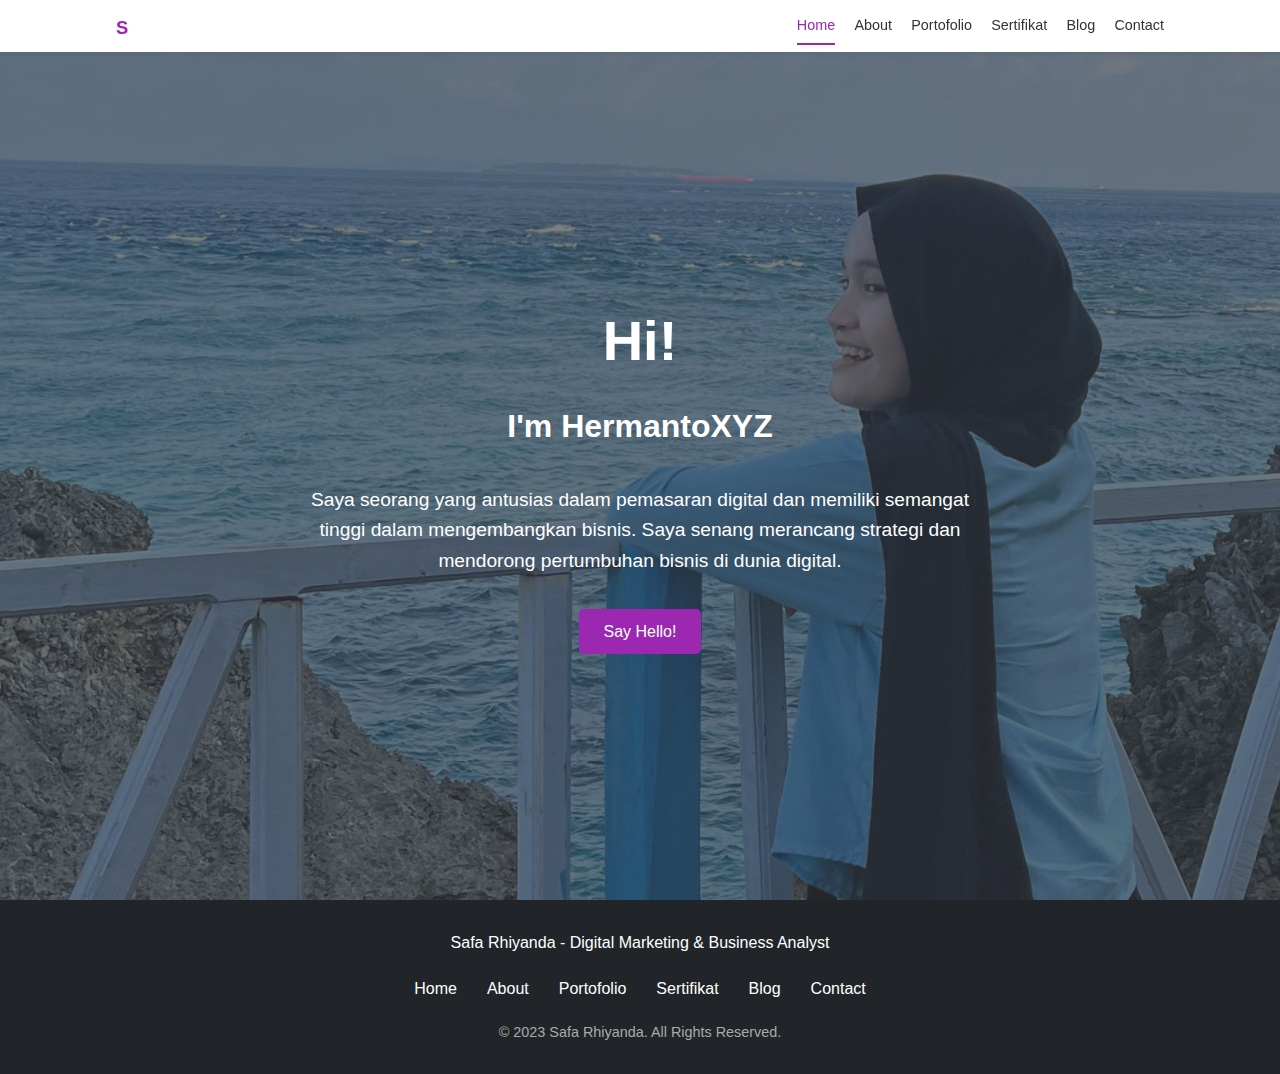
<file: index.html>
<!DOCTYPE html>
<html lang="id">
<head>
    <meta charset="UTF-8">
    <meta name="viewport" content="width=device-width, initial-scale=1.0">
    <title>Safa_Rhiyanda - Digital Marketing</title>
    <link rel="stylesheet" href="style.css">
</head>
<body>
    <header>
        <div class="container nav-container">
            <div>
                <a href="index.html" class="logo">S</a>
                <span class="email"></span>
            </div>
            
            <div class="menu-toggle">
                <span class="bar"></span>
                <span class="bar"></span>
                <span class="bar"></span>
            </div>
            
            <nav>
                <ul>
                    <li><a href="index.html" class="active">Home</a></li>
                    <li><a href="about.html">About</a></li>
                    <li><a href="portofolio.html">Portofolio</a></li>
                    <li><a href="sertifikat.html">Sertifikat</a></li>
                    <li><a href="blog.html">Blog</a></li>
                    <li><a href="contact.html">Contact</a></li>
                </ul>
            </nav>
        </div>
    </header>
    
    <main>
        <!-- Home Section -->
        <section id="home">
            <div class="container">
                <h1>Hi!</h1>
                <h2>I'm HermantoXYZ</h2>
                <p>Saya seorang yang antusias dalam pemasaran digital dan memiliki semangat tinggi dalam mengembangkan bisnis. Saya senang merancang strategi dan mendorong pertumbuhan bisnis di dunia digital.</p>
                <a href="contact.html" class="btn">Say Hello!</a>
            </div>
        </section>
    </main>

    <footer>
        <div class="container">
            <div class="footer-content">
                <p>Safa Rhiyanda - Digital Marketing & Business Analyst</p>
            </div>
            <div class="footer-links">
                <a href="index.html">Home</a>
                <a href="about.html">About</a>
                <a href="portfolio.html">Portofolio</a>
                <a href="sertifikat.html">Sertifikat</a>
                <a href="blog.html">Blog</a>
                <a href="contact.html">Contact</a>
            </div>
            <div class="copyright">
                &copy; 2023 Safa Rhiyanda. All Rights Reserved.
            </div>
        </div>
    </footer>

    <!-- Font Awesome untuk icon -->
    <link rel="stylesheet" href="https://cdnjs.cloudflare.com/ajax/libs/font-awesome/6.0.0-beta3/css/all.min.css">
    
    <!-- JavaScript -->
    <script>
        // Menu toggle untuk mobile
        document.querySelector('.menu-toggle').addEventListener('click', function() {
            document.querySelector('nav ul').classList.toggle('active');
        });
    </script>
</body>
</html>
</file>
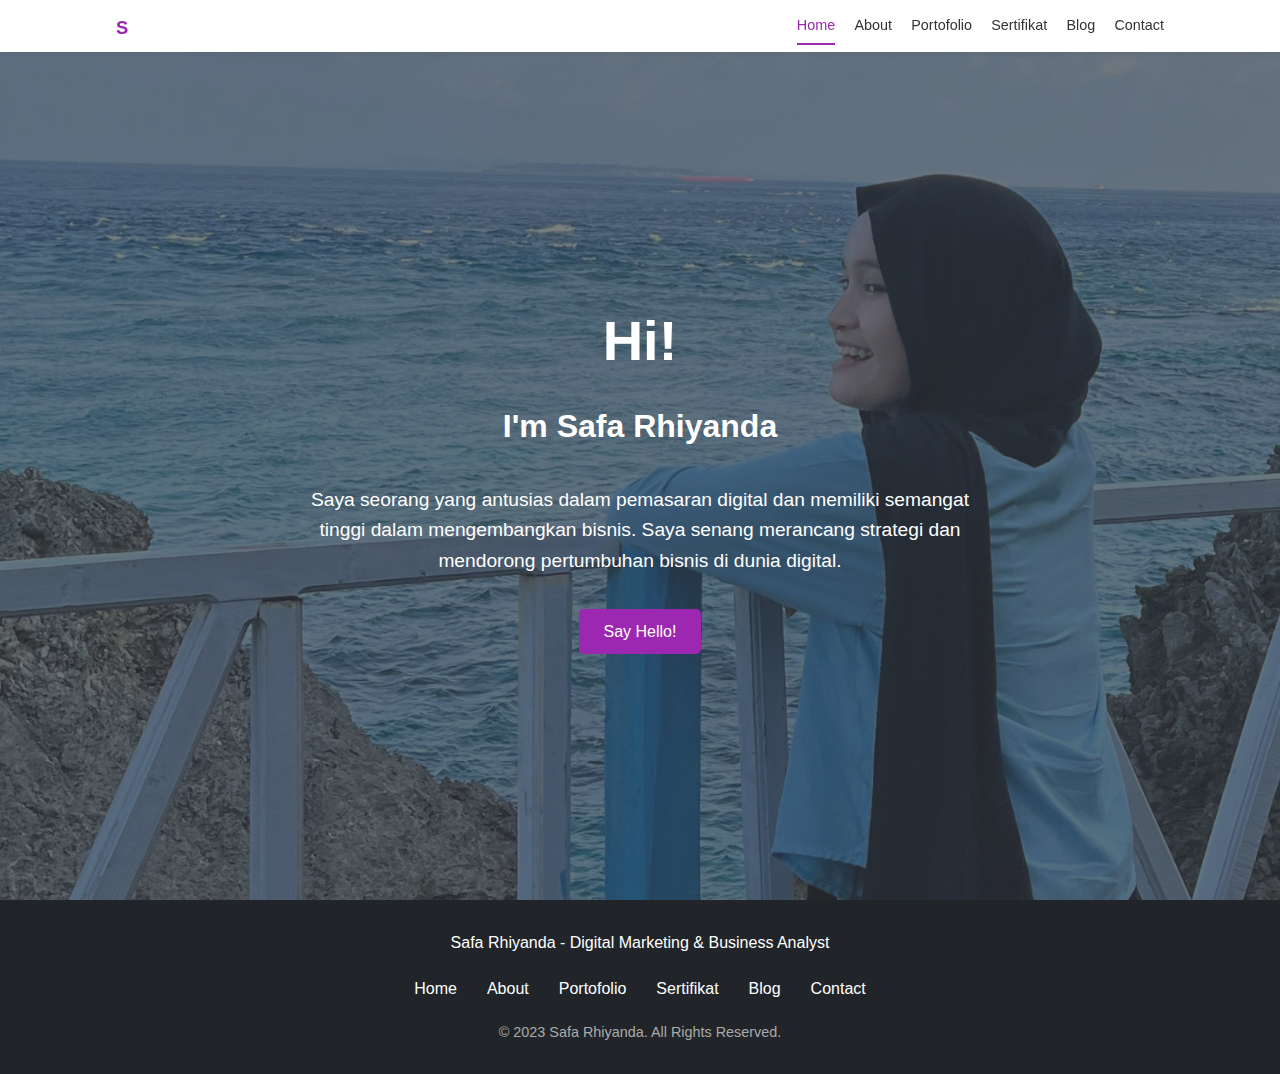
<file: Safa Html/index.html>
<!DOCTYPE html>
<html lang="id">
<head>
    <meta charset="UTF-8">
    <meta name="viewport" content="width=device-width, initial-scale=1.0">
    <title>Safa_Rhiyanda - Digital Marketing</title>
    <link rel="stylesheet" href="style.css">
</head>
<body>
    <header>
        <div class="container nav-container">
            <div>
                <a href="index.html" class="logo">S</a>
                <span class="email"></span>
            </div>
            
            <div class="menu-toggle">
                <span class="bar"></span>
                <span class="bar"></span>
                <span class="bar"></span>
            </div>
            
            <nav>
                <ul>
                    <li><a href="index.html" class="active">Home</a></li>
                    <li><a href="about.html">About</a></li>
                    <li><a href="portofolio.html">Portofolio</a></li>
                    <li><a href="sertifikat.html">Sertifikat</a></li>
                    <li><a href="blog.html">Blog</a></li>
                    <li><a href="contact.html">Contact</a></li>
                </ul>
            </nav>
        </div>
    </header>
    
    <main>
        <!-- Home Section -->
        <section id="home">
            <div class="container">
                <h1>Hi!</h1>
                <h2>I'm Safa Rhiyanda</h2>
                <p>Saya seorang yang antusias dalam pemasaran digital dan memiliki semangat tinggi dalam mengembangkan bisnis. Saya senang merancang strategi dan mendorong pertumbuhan bisnis di dunia digital.</p>
                <a href="contact.html" class="btn">Say Hello!</a>
            </div>
        </section>
    </main>

    <footer>
        <div class="container">
            <div class="footer-content">
                <p>Safa Rhiyanda - Digital Marketing & Business Analyst</p>
            </div>
            <div class="footer-links">
                <a href="index.html">Home</a>
                <a href="about.html">About</a>
                <a href="portfolio.html">Portofolio</a>
                <a href="sertifikat.html">Sertifikat</a>
                <a href="blog.html">Blog</a>
                <a href="contact.html">Contact</a>
            </div>
            <div class="copyright">
                &copy; 2023 Safa Rhiyanda. All Rights Reserved.
            </div>
        </div>
    </footer>

    <!-- Font Awesome untuk icon -->
    <link rel="stylesheet" href="https://cdnjs.cloudflare.com/ajax/libs/font-awesome/6.0.0-beta3/css/all.min.css">
    
    <!-- JavaScript -->
    <script>
        // Menu toggle untuk mobile
        document.querySelector('.menu-toggle').addEventListener('click', function() {
            document.querySelector('nav ul').classList.toggle('active');
        });
    </script>
</body>
</html>
</file>
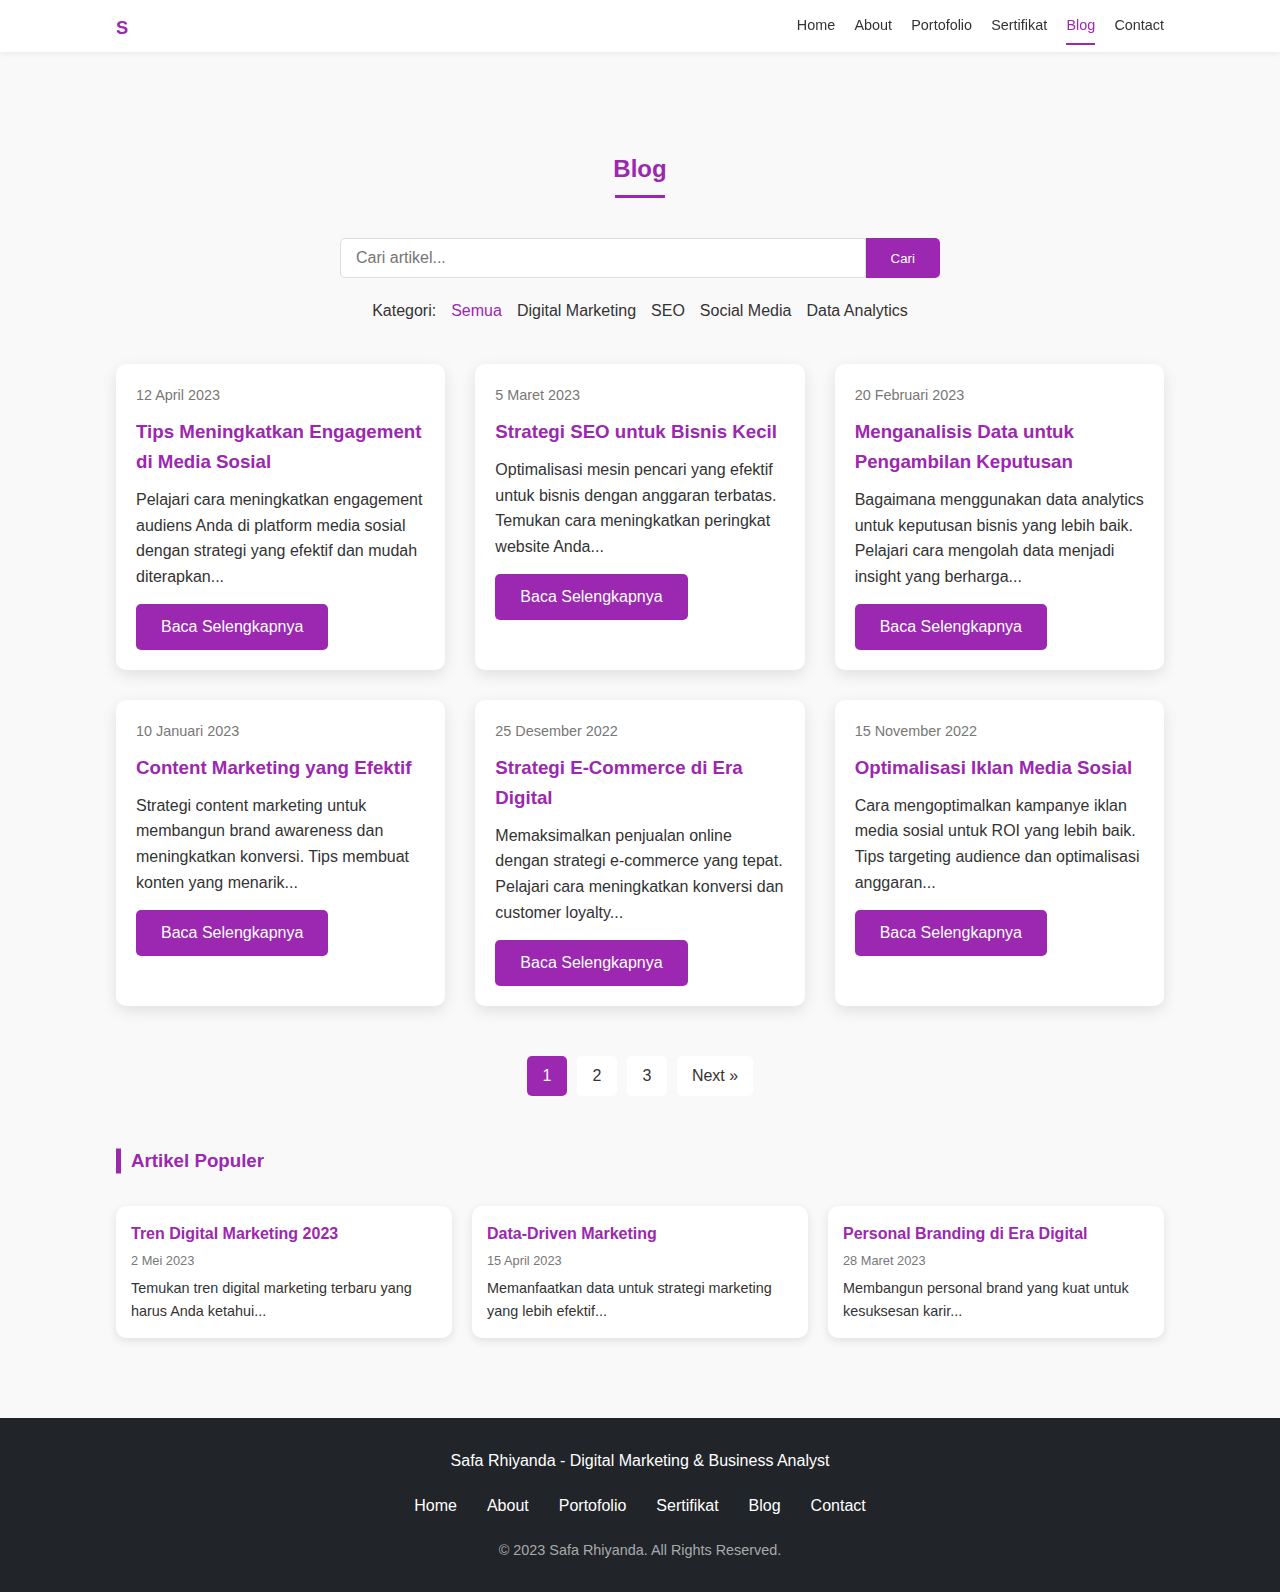
<file: blog.html>
<!DOCTYPE html>
<html lang="id">
<head>
    <meta charset="UTF-8">
    <meta name="viewport" content="width=device-width, initial-scale=1.0">
    <title>Blog - Safa_Rhiyanda</title>
    <link rel="stylesheet" href="style.css">
</head>
<body>
    <header>
        <div class="container nav-container">
            <div>
                <a href="index.html" class="logo">S</a>
                <span class="email"></span>
            </div>
            
            <div class="menu-toggle">
                <span class="bar"></span>
                <span class="bar"></span>
                <span class="bar"></span>
            </div>
            
            <nav>
                <ul>
                    <li><a href="index.html">Home</a></li>
                    <li><a href="about.html">About</a></li>
                    <li><a href="portofolio.html">Portofolio</a></li>
                    <li><a href="sertifikat.html">Sertifikat</a></li>
                    <li><a href="blog.html" class="active">Blog</a></li>
                    <li><a href="contact.html">Contact</a></li>
                </ul>
            </nav>
        </div>
    </header>
    
    <main>
        <!-- Blog Section -->
        <section id="blog" class="page-section">
            <div class="container">
                <h2 class="section-title">Blog</h2>
                
                <div class="blog-search-container">
                    <form class="blog-search">
                        <input type="text" placeholder="Cari artikel...">
                        <button type="submit" class="btn">Cari</button>
                    </form>
                    <div class="blog-categories">
                        <span>Kategori:</span>
                        <a href="#" class="active">Semua</a>
                        <a href="#">Digital Marketing</a>
                        <a href="#">SEO</a>
                        <a href="#">Social Media</a>
                        <a href="#">Data Analytics</a>
                    </div>
                </div>
                
                <div class="blog-grid">
                    <div class="blog-item">
                        <div class="blog-content">
                            <div class="blog-date">12 April 2023</div>
                            <h3>Tips Meningkatkan Engagement di Media Sosial</h3>
                            <p>Pelajari cara meningkatkan engagement audiens Anda di platform media sosial dengan strategi yang efektif dan mudah diterapkan...</p>
                            <a href="blog-single.html" class="btn">Baca Selengkapnya</a>
                        </div>
                    </div>
                    <div class="blog-item">
                        <div class="blog-content">
                            <div class="blog-date">5 Maret 2023</div>
                            <h3>Strategi SEO untuk Bisnis Kecil</h3>
                            <p>Optimalisasi mesin pencari yang efektif untuk bisnis dengan anggaran terbatas. Temukan cara meningkatkan peringkat website Anda...</p>
                            <a href="blog-single.html" class="btn">Baca Selengkapnya</a>
                        </div>
                    </div>
                    <div class="blog-item">
                        <div class="blog-content">
                            <div class="blog-date">20 Februari 2023</div>
                            <h3>Menganalisis Data untuk Pengambilan Keputusan</h3>
                            <p>Bagaimana menggunakan data analytics untuk keputusan bisnis yang lebih baik. Pelajari cara mengolah data menjadi insight yang berharga...</p>
                            <a href="blog-single.html" class="btn">Baca Selengkapnya</a>
                        </div>
                    </div>
                    <div class="blog-item">
                        <div class="blog-content">
                            <div class="blog-date">10 Januari 2023</div>
                            <h3>Content Marketing yang Efektif</h3>
                            <p>Strategi content marketing untuk membangun brand awareness dan meningkatkan konversi. Tips membuat konten yang menarik...</p>
                            <a href="blog-single.html" class="btn">Baca Selengkapnya</a>
                        </div>
                    </div>
                    <div class="blog-item">
                        <div class="blog-content">
                            <div class="blog-date">25 Desember 2022</div>
                            <h3>Strategi E-Commerce di Era Digital</h3>
                            <p>Memaksimalkan penjualan online dengan strategi e-commerce yang tepat. Pelajari cara meningkatkan konversi dan customer loyalty...</p>
                            <a href="blog-single.html" class="btn">Baca Selengkapnya</a>
                        </div>
                    </div>
                    <div class="blog-item">
                        <div class="blog-content">
                            <div class="blog-date">15 November 2022</div>
                            <h3>Optimalisasi Iklan Media Sosial</h3>
                            <p>Cara mengoptimalkan kampanye iklan media sosial untuk ROI yang lebih baik. Tips targeting audience dan optimalisasi anggaran...</p>
                            <a href="blog-single.html" class="btn">Baca Selengkapnya</a>
                        </div>
                    </div>
                </div>
                
                <div class="pagination">
                    <a href="#" class="active">1</a>
                    <a href="#">2</a>
                    <a href="#">3</a>
                    <a href="#" class="next">Next &raquo;</a>
                </div>
                
                <!-- Popular Posts -->
                <div class="popular-posts">
                    <h3 class="sub-section-title">Artikel Populer</h3>
                    <div class="popular-posts-grid">
                        <div class="popular-post">
                            <div class="popular-post-content">
                                <h4>Tren Digital Marketing 2023</h4>
                                <div class="popular-post-date">2 Mei 2023</div>
                                <p>Temukan tren digital marketing terbaru yang harus Anda ketahui...</p>
                            </div>
                        </div>
                        <div class="popular-post">
                            <div class="popular-post-content">
                                <h4>Data-Driven Marketing</h4>
                                <div class="popular-post-date">15 April 2023</div>
                                <p>Memanfaatkan data untuk strategi marketing yang lebih efektif...</p>
                            </div>
                        </div>
                        <div class="popular-post">
                            <div class="popular-post-content">
                                <h4>Personal Branding di Era Digital</h4>
                                <div class="popular-post-date">28 Maret 2023</div>
                                <p>Membangun personal brand yang kuat untuk kesuksesan karir...</p>
                            </div>
                        </div>
                    </div>
                </div>
            </div>
        </section>
    </main>

    <footer>
        <div class="container">
            <div class="footer-content">
                <p>Safa Rhiyanda - Digital Marketing & Business Analyst</p>
            </div>
            <div class="footer-links">
                <a href="index.html">Home</a>
                <a href="about.html">About</a>
                <a href="portfolio.html">Portofolio</a>
                <a href="sertifikat.html">Sertifikat</a>
                <a href="blog.html">Blog</a>
                <a href="contact.html">Contact</a>
            </div>
            <div class="copyright">
                &copy; 2023 Safa Rhiyanda. All Rights Reserved.
            </div>
        </div>
    </footer>

    <!-- Font Awesome untuk icon -->
    <link rel="stylesheet" href="https://cdnjs.cloudflare.com/ajax/libs/font-awesome/6.0.0-beta3/css/all.min.css">
    
    <!-- JavaScript -->
    <script>
        // Menu toggle untuk mobile
        document.querySelector('.menu-toggle').addEventListener('click', function() {
            document.querySelector('nav ul').classList.toggle('active');
        });

        // Blog category filter
        const categoryLinks = document.querySelectorAll('.blog-categories a');
        
        categoryLinks.forEach(link => {
            link.addEventListener('click', function(e) {
                e.preventDefault();
                
                // Remove active class from all links
                categoryLinks.forEach(item => item.classList.remove('active'));
                
                // Add active class to clicked link
                this.classList.add('active');
                
                // Here you would normally add filter functionality
                // For a real implementation, this would filter blog posts by category
            });
        });
    </script>
</body>
</html>
</file>
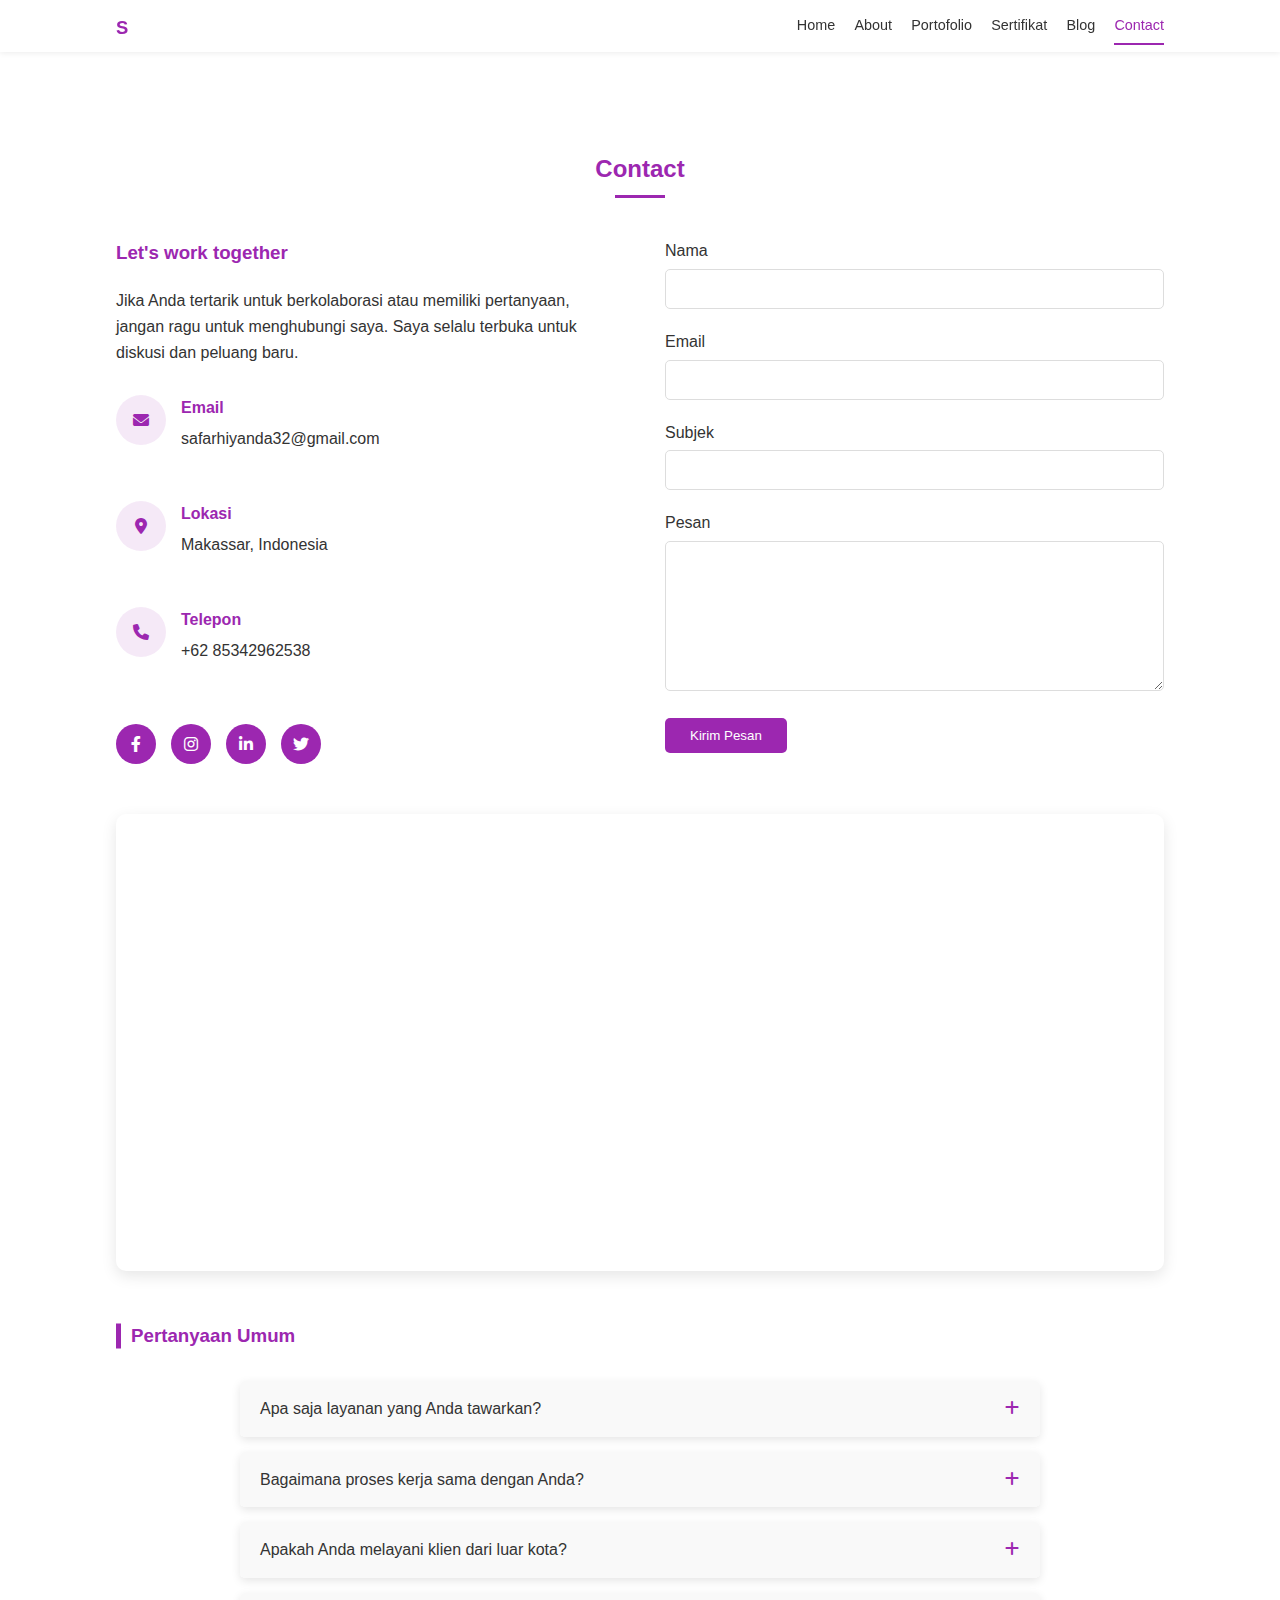
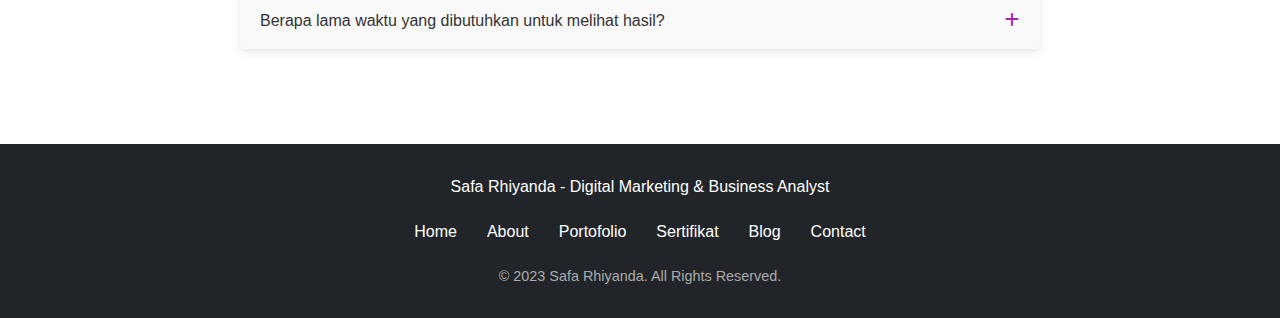
<file: contact.html>
<!DOCTYPE html>
<html lang="id">
<head>
    <meta charset="UTF-8">
    <meta name="viewport" content="width=device-width, initial-scale=1.0">
    <title>Contact - Safa_Rhiyanda</title>
    <link rel="stylesheet" href="style.css">
</head>
<body>
    <header>
        <div class="container nav-container">
            <div>
                <a href="index.html" class="logo">S</a>
                <span class="email"></span>
            </div>
            
            <div class="menu-toggle">
                <span class="bar"></span>
                <span class="bar"></span>
                <span class="bar"></span>
            </div>
            
            <nav>
                <ul>
                    <li><a href="index.html">Home</a></li>
                    <li><a href="about.html">About</a></li>
                    <li><a href="portofolio.html">Portofolio</a></li>
                    <li><a href="sertifikat.html">Sertifikat</a></li>
                    <li><a href="blog.html">Blog</a></li>
                    <li><a href="contact.html" class="active">Contact</a></li>
                </ul>
            </nav>
        </div>
    </header>
    
    <main>
        <!-- Contact Section -->
        <section id="contact" class="page-section">
            <div class="container">
                <h2 class="section-title">Contact</h2>
                
                <div class="contact-container">
                    <div class="contact-info">
                        <h3>Let's work together</h3>
                        <p>Jika Anda tertarik untuk berkolaborasi atau memiliki pertanyaan, jangan ragu untuk menghubungi saya. Saya selalu terbuka untuk diskusi dan peluang baru.</p>
                        
                        <div class="contact-details">
                            <div class="contact-item">
                                <div class="contact-icon">
                                    <i class="fas fa-envelope"></i>
                                </div>
                                <div class="contact-text">
                                    <h4>Email</h4>
                                    <p>safarhiyanda32@gmail.com</p>
                                </div>
                            </div>
                            
                            <div class="contact-item">
                                <div class="contact-icon">
                                    <i class="fas fa-map-marker-alt"></i>
                                </div>
                                <div class="contact-text">
                                    <h4>Lokasi</h4>
                                    <p>Makassar, Indonesia</p>
                                </div>
                            </div>
                            
                            <div class="contact-item">
                                <div class="contact-icon">
                                    <i class="fas fa-phone"></i>
                                </div>
                                <div class="contact-text">
                                    <h4>Telepon</h4>
                                    <p>+62 85342962538</p>
                                </div>
                            </div>
                        </div>
                        
                        <div class="social-links">
                            <a href="#" title="Facebook"><i class="fab fa-facebook-f"></i></a>
                            <a href="#" title="Instagram"><i class="fab fa-instagram"></i></a>
                            <a href="#" title="LinkedIn"><i class="fab fa-linkedin-in"></i></a>
                            <a href="#" title="Twitter"><i class="fab fa-twitter"></i></a>
                        </div>
                    </div>
                    
                    <div class="contact-form">
                        <form>
                            <div class="form-group">
                                <label for="name">Nama</label>
                                <input type="text" id="name" class="form-control" required>
                            </div>
                            <div class="form-group">
                                <label for="email">Email</label>
                                <input type="email" id="email" class="form-control" required>
                            </div>
                            <div class="form-group">
                                <label for="subject">Subjek</label>
                                <input type="text" id="subject" class="form-control" required>
                            </div>
                            <div class="form-group">
                                <label for="message">Pesan</label>
                                <textarea id="message" class="form-control" required></textarea>
                            </div>
                            <button type="submit" class="btn">Kirim Pesan</button>
                        </form>
                    </div>
                </div>
                
                <!-- Google Maps -->
                <div class="google-map">
                    <iframe src="https://www.google.com/maps/embed?pb=!1m18!1m12!1m3!1d127505.36261955012!2d119.38959989999999!3d-5.135373899999999!2m3!1f0!2f0!3f0!3m2!1i1024!2i768!4f13.1!3m3!1m2!1s0x2dbee3281f3259f1%3A0x3f0f246621d4ed76!2sMakassar%2C%20Kota%20Makassar%2C%20Sulawesi%20Selatan!5e0!3m2!1sid!2sid!4v1647332567289!5m2!1sid!2sid" width="100%" height="450" style="border:0;" allowfullscreen="" loading="lazy"></iframe>
                </div>
                
                <!-- FAQ Section -->
                <div class="faq-section">
                    <h3 class="sub-section-title">Pertanyaan Umum</h3>
                    
                    <div class="faq-container">
                        <div class="faq-item">
                            <div class="faq-question">
                                <h4>Apa saja layanan yang Anda tawarkan?</h4>
                                <span class="faq-icon"><i class="fas fa-plus"></i></span>
                            </div>
                            <div class="faq-answer">
                                <p>Saya menawarkan layanan Digital Marketing, SEO, Social Media Management, Content Strategy, dan Business Analysis. Saya dapat membantu bisnis Anda meningkatkan presence online dan mengoptimalkan strategi digital.</p>
                            </div>
                        </div>
                        
                        <div class="faq-item">
                            <div class="faq-question">
                                <h4>Bagaimana proses kerja sama dengan Anda?</h4>
                                <span class="faq-icon"><i class="fas fa-plus"></i></span>
                            </div>
                            <div class="faq-answer">
                                <p>Proses kerja sama dimulai dengan konsultasi awal untuk memahami kebutuhan dan tujuan bisnis Anda. Kemudian saya akan menyusun proposal dengan strategi yang sesuai. Setelah disepakati, implementasi dilakukan dengan evaluasi berkala.</p>
                            </div>
                        </div>
                        
                        <div class="faq-item">
                            <div class="faq-question">
                                <h4>Apakah Anda melayani klien dari luar kota?</h4>
                                <span class="faq-icon"><i class="fas fa-plus"></i></span>
                            </div>
                            <div class="faq-answer">
                                <p>Ya, saya melayani klien dari seluruh Indonesia dan bahkan luar negeri. Komunikasi dapat dilakukan secara online melalui video call, email, atau platform komunikasi lainnya.</p>
                            </div>
                        </div>
                        
                        <div class="faq-item">
                            <div class="faq-question">
                                <h4>Berapa lama waktu yang dibutuhkan untuk melihat hasil?</h4>
                                <span class="faq-icon"><i class="fas fa-plus"></i></span>
                            </div>
                            <div class="faq-answer">
                                <p>Waktu yang dibutuhkan bervariasi tergantung pada jenis layanan dan kondisi awal bisnis Anda. Untuk kampanye iklan biasanya hasil dapat terlihat dalam beberapa hari, sedangkan untuk SEO membutuhkan waktu 3-6 bulan untuk hasil yang signifikan.</p>
                            </div>
                        </div>
                    </div>
                </div>
            </div>
        </section>
    </main>

    <footer>
        <div class="container">
            <div class="footer-content">
                <p>Safa Rhiyanda - Digital Marketing & Business Analyst</p>
            </div>
            <div class="footer-links">
                <a href="index.html">Home</a>
                <a href="about.html">About</a>
                <a href="portfolio.html">Portofolio</a>
                <a href="sertifikat.html">Sertifikat</a>
                <a href="blog.html">Blog</a>
                <a href="contact.html">Contact</a>
            </div>
            <div class="copyright">
                &copy; 2023 Safa Rhiyanda. All Rights Reserved.
            </div>
        </div>
    </footer>

    <!-- Font Awesome untuk icon -->
    <link rel="stylesheet" href="https://cdnjs.cloudflare.com/ajax/libs/font-awesome/6.0.0-beta3/css/all.min.css">
    
    <!-- JavaScript -->
    <script>
        // Menu toggle untuk mobile
        document.querySelector('.menu-toggle').addEventListener('click', function() {
            document.querySelector('nav ul').classList.toggle('active');
        });

        // FAQ Toggle
        const faqItems = document.querySelectorAll('.faq-item');
        
        faqItems.forEach(item => {
            const question = item.querySelector('.faq-question');
            
            question.addEventListener('click', () => {
                // Close other FAQ items
                faqItems.forEach(faqItem => {
                    if (faqItem !== item) {
                        faqItem.classList.remove('active');
                    }
                });
                
                // Toggle current FAQ item
                item.classList.toggle('active');
                
                // Change icon
                const icon = item.querySelector('.faq-icon i');
                
                if (item.classList.contains('active')) {
                    icon.classList.remove('fa-plus');
                    icon.classList.add('fa-minus');
                } else {
                    icon.classList.remove('fa-minus');
                    icon.classList.add('fa-plus');
                }
            });
        });
    </script>
</body>
</html>
</file>
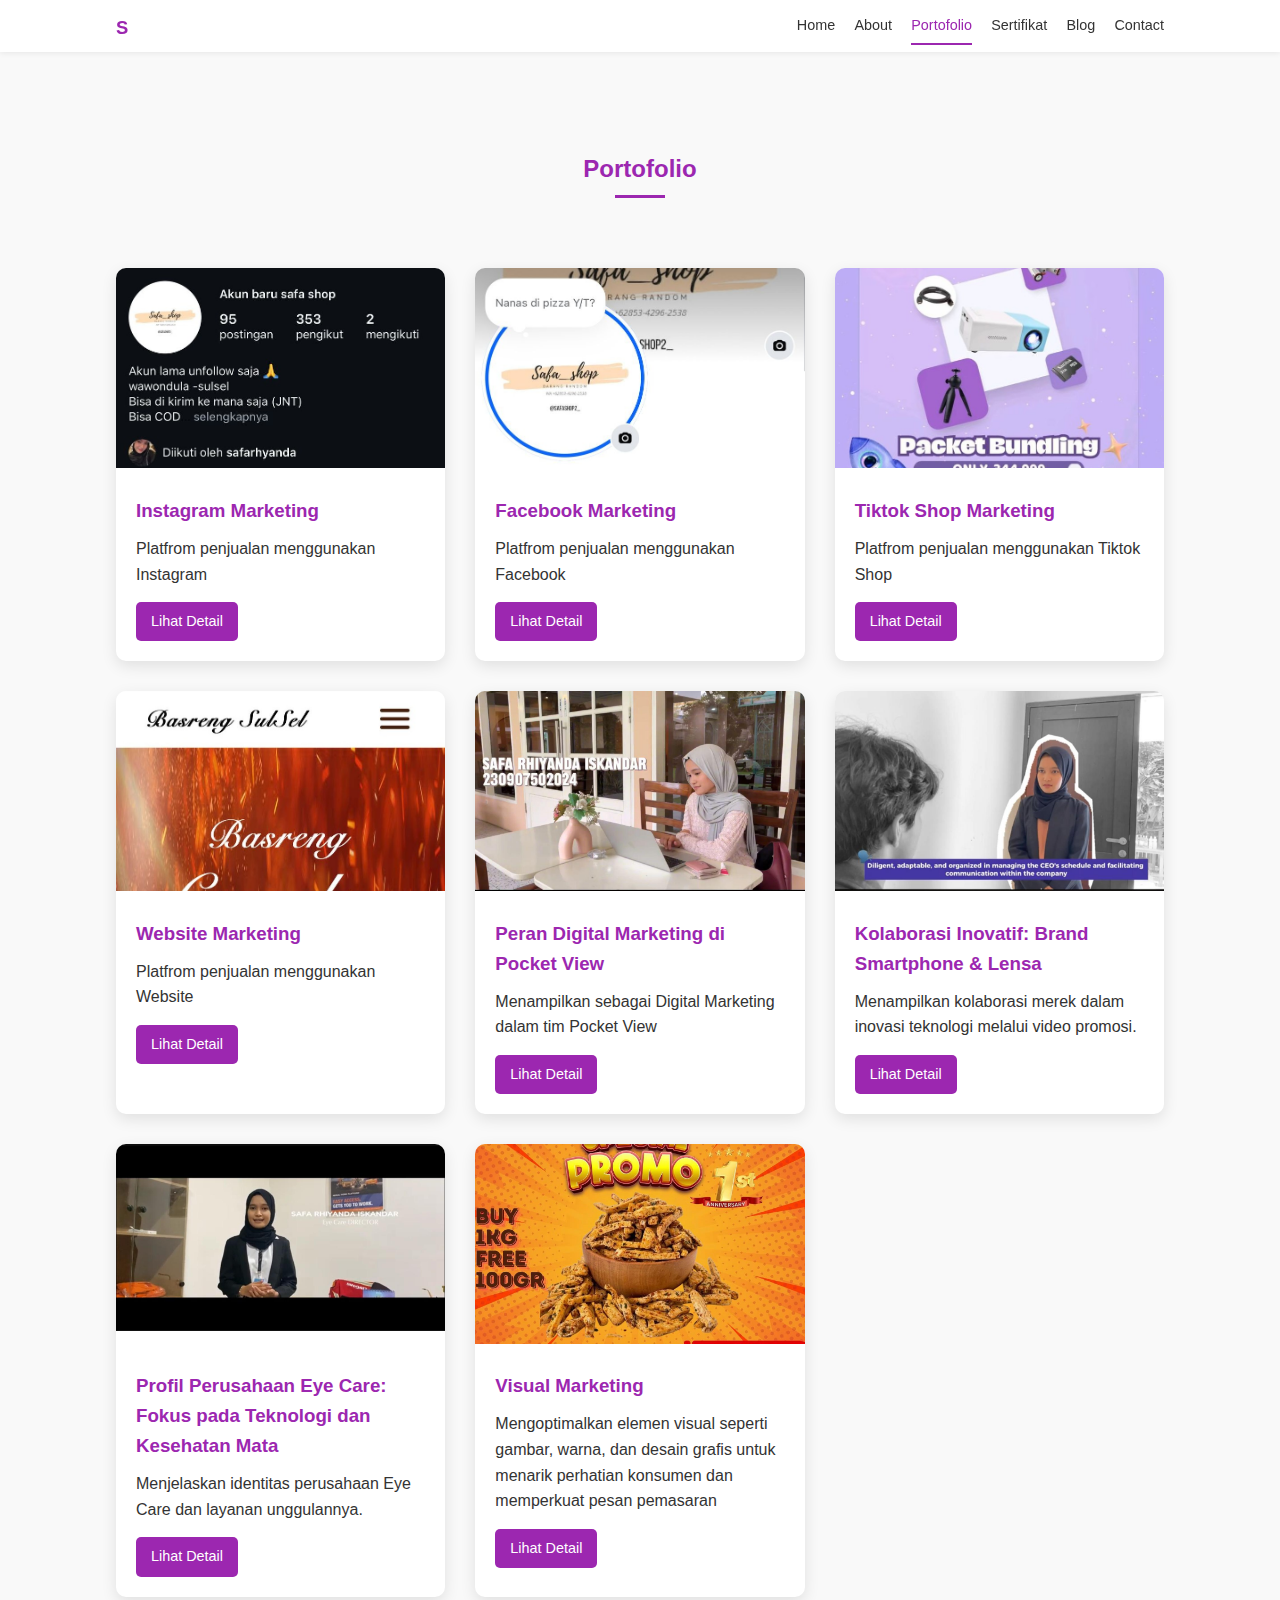
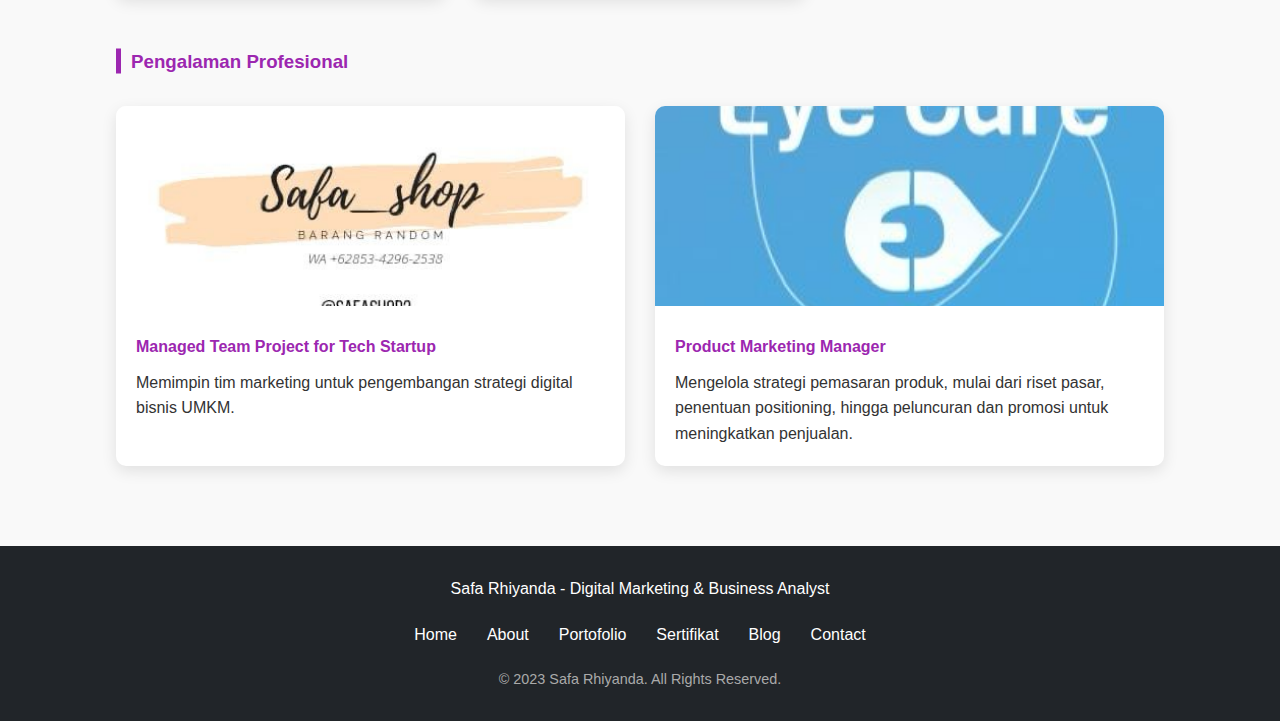
<file: portofolio.html>
<!DOCTYPE html>
<html lang="id">
<head>
    <meta charset="UTF-8">
    <meta name="viewport" content="width=device-width, initial-scale=1.0">
    <title>Portfolio - Safa_Rhiyanda</title>
    <link rel="stylesheet" href="style.css">
</head>
<body>
    <header>
        <div class="container nav-container">
            <div>
                <a href="index.html" class="logo">S</a>
                <span class="email"></span>
            </div>
            
            <div class="menu-toggle">
                <span class="bar"></span>
                <span class="bar"></span>
                <span class="bar"></span>
            </div>
            
            <nav>
                <ul>
                    <li><a href="index.html">Home</a></li>
                    <li><a href="about.html">About</a></li>
                    <li><a href="portofolio.html" class="active">Portofolio</a></li>
                    <li><a href="sertifikat.html">Sertifikat</a></li>
                    <li><a href="blog.html">Blog</a></li>
                    <li><a href="contact.html">Contact</a></li>
                </ul>
            </nav>
        </div>
    </header>
    
    <main>
        <!-- Portfolio Section -->
        <section id="portfolio" class="page-section">
            <div class="container">
                <h2 class="section-title">Portofolio</h2>
                <div class="portfolio-filter">
                </div>
                <div class="portfolio-grid">
                    <div class="portfolio-item" data-category="web">
                        <img src="img/web 1.jpg" alt="Project 1">
                        <div class="portfolio-item-info">
                            <h3>Instagram Marketing</h3>
                            <p>Platfrom penjualan menggunakan Instagram</p>
                            <a href="#" class="btn btn-sm">Lihat Detail</a>
                        </div>
                    </div>
                    <div class="portfolio-item" data-category="marketing">
                        <img src="img/web 2.jpg" alt="Project 2">
                        <div class="portfolio-item-info">
                            <h3>Facebook Marketing</h3>
                            <p>Platfrom penjualan menggunakan Facebook</p>
                            <a href="#" class="btn btn-sm">Lihat Detail</a>
                        </div>
                    </div>
                    <div class="portfolio-item" data-category="branding">
                        <img src="img/web 3.jpg" alt="Project 3">
                        <div class="portfolio-item-info">
                            <h3>Tiktok Shop Marketing</h3>
                            <p>Platfrom penjualan menggunakan Tiktok Shop</p>
                            <a href="#" class="btn btn-sm">Lihat Detail</a>
                        </div>
                    </div>
                    <div class="portfolio-item" data-category="web">
                        <img src="img/web 4.jpg" alt="Project 4">
                        <div class="portfolio-item-info">
                            <h3>Website Marketing</h3>
                            <p>Platfrom penjualan menggunakan Website</p>
                            <a href="#" class="btn btn-sm">Lihat Detail</a>
                        </div>
                    </div>
                    
                    <!-- Tambahan portfolio items -->
                    <div class="portfolio-item" data-category="marketing">
                        <img src="img/vid 2.jpg" alt="Project 5">
                        <div class="portfolio-item-info">
                            <h3> Peran Digital Marketing di Pocket View</h3>
                            <p>Menampilkan sebagai Digital Marketing dalam tim Pocket View</p>
                            <a href="#" class="btn btn-sm">Lihat Detail</a>
                        </div>
                    </div>
                    <div class="portfolio-item" data-category="branding">
                        <img src="img/vid 3.jpg" alt="Project 6">
                        <div class="portfolio-item-info">
                            <h3>Kolaborasi Inovatif: Brand Smartphone & Lensa</h3>
                            <p>Menampilkan kolaborasi merek dalam inovasi teknologi melalui video promosi.</p>
                            <a href="#" class="btn btn-sm">Lihat Detail</a>
                        </div>
                    </div>
                    <div class="portfolio-item" data-category="web">
                        <img src="img/vid 1.jpg" alt="Project 7">
                        <div class="portfolio-item-info">
                            <h3>Profil Perusahaan Eye Care: Fokus pada Teknologi dan Kesehatan Mata</h3>
                            <p>Menjelaskan identitas perusahaan Eye Care dan layanan unggulannya.</p>
                            <a href="#" class="btn btn-sm">Lihat Detail</a>
                        </div>
                    </div>
                    <div class="portfolio-item" data-category="marketing">
                        <img src="img/digital_marketing 2.jpg" alt="Project 8">
                        <div class="portfolio-item-info">
                            <h3>Visual Marketing</h3>
                            <p>Mengoptimalkan elemen visual seperti gambar, warna, dan desain grafis untuk menarik perhatian konsumen dan memperkuat pesan pemasaran</p>
                            <a href="#" class="btn btn-sm">Lihat Detail</a>
                        </div>
                    </div>
                </div>
                
                <!-- Pengalaman Profesional -->
                <div class="professional-experience">
                    <h3 class="sub-section-title">Pengalaman Profesional</h3>
                    <div class="experience-grid">
                        <div class="experience-item">
                            <img src="img/Profesional 1.jpg" alt="Professional Experience 1">
                            <div class="experience-content">
                                <h4>Managed Team Project for Tech Startup</h4>
                                <p>Memimpin tim marketing untuk pengembangan strategi digital bisnis UMKM.</p>
                            </div>
                        </div>
                        <div class="experience-item">
                            <img src="img/profesional 2.jpg" alt="Professional Experience 2">
                            <div class="experience-content">
                                <h4>Product Marketing Manager</h4>
                                <p>Mengelola strategi pemasaran produk, mulai dari riset pasar, penentuan positioning, hingga peluncuran dan promosi untuk meningkatkan penjualan.</p>
                            </div>
                        </div>
                    </div>
                </div>
            </div>
        </section>
    </main>

    <footer>
        <div class="container">
            <div class="footer-content">
                <p>Safa Rhiyanda - Digital Marketing & Business Analyst</p>
            </div>
            <div class="footer-links">
                <a href="index.html">Home</a>
                <a href="about.html">About</a>
                <a href="portfolio.html">Portofolio</a>
                <a href="sertifikat.html">Sertifikat</a>
                <a href="blog.html">Blog</a>
                <a href="contact.html">Contact</a>
            </div>
            <div class="copyright">
                &copy; 2023 Safa Rhiyanda. All Rights Reserved.
            </div>
        </div>
    </footer>

    <!-- Font Awesome untuk icon -->
    <link rel="stylesheet" href="https://cdnjs.cloudflare.com/ajax/libs/font-awesome/6.0.0-beta3/css/all.min.css">
    
    <!-- JavaScript -->
    <script>
        // Menu toggle untuk mobile
        document.querySelector('.menu-toggle').addEventListener('click', function() {
            document.querySelector('nav ul').classList.toggle('active');
        });

        // Portfolio filtering
        const filterButtons = document.querySelectorAll('.portfolio-filter button');
        const portfolioItems = document.querySelectorAll('.portfolio-item');

        filterButtons.forEach(button => {
            button.addEventListener('click', () => {
                // Remove active class from all buttons
                filterButtons.forEach(btn => btn.classList.remove('active'));
                
                // Add active class to clicked button
                button.classList.add('active');
                
                const filterValue = button.getAttribute('data-filter');
                
                portfolioItems.forEach(item => {
                    if (filterValue === 'all' || item.getAttribute('data-category') === filterValue) {
                        item.style.display = 'block';
                    } else {
                        item.style.display = 'none';
                    }
                });
            });
        });
    </script>
</body>
</html>
</file>
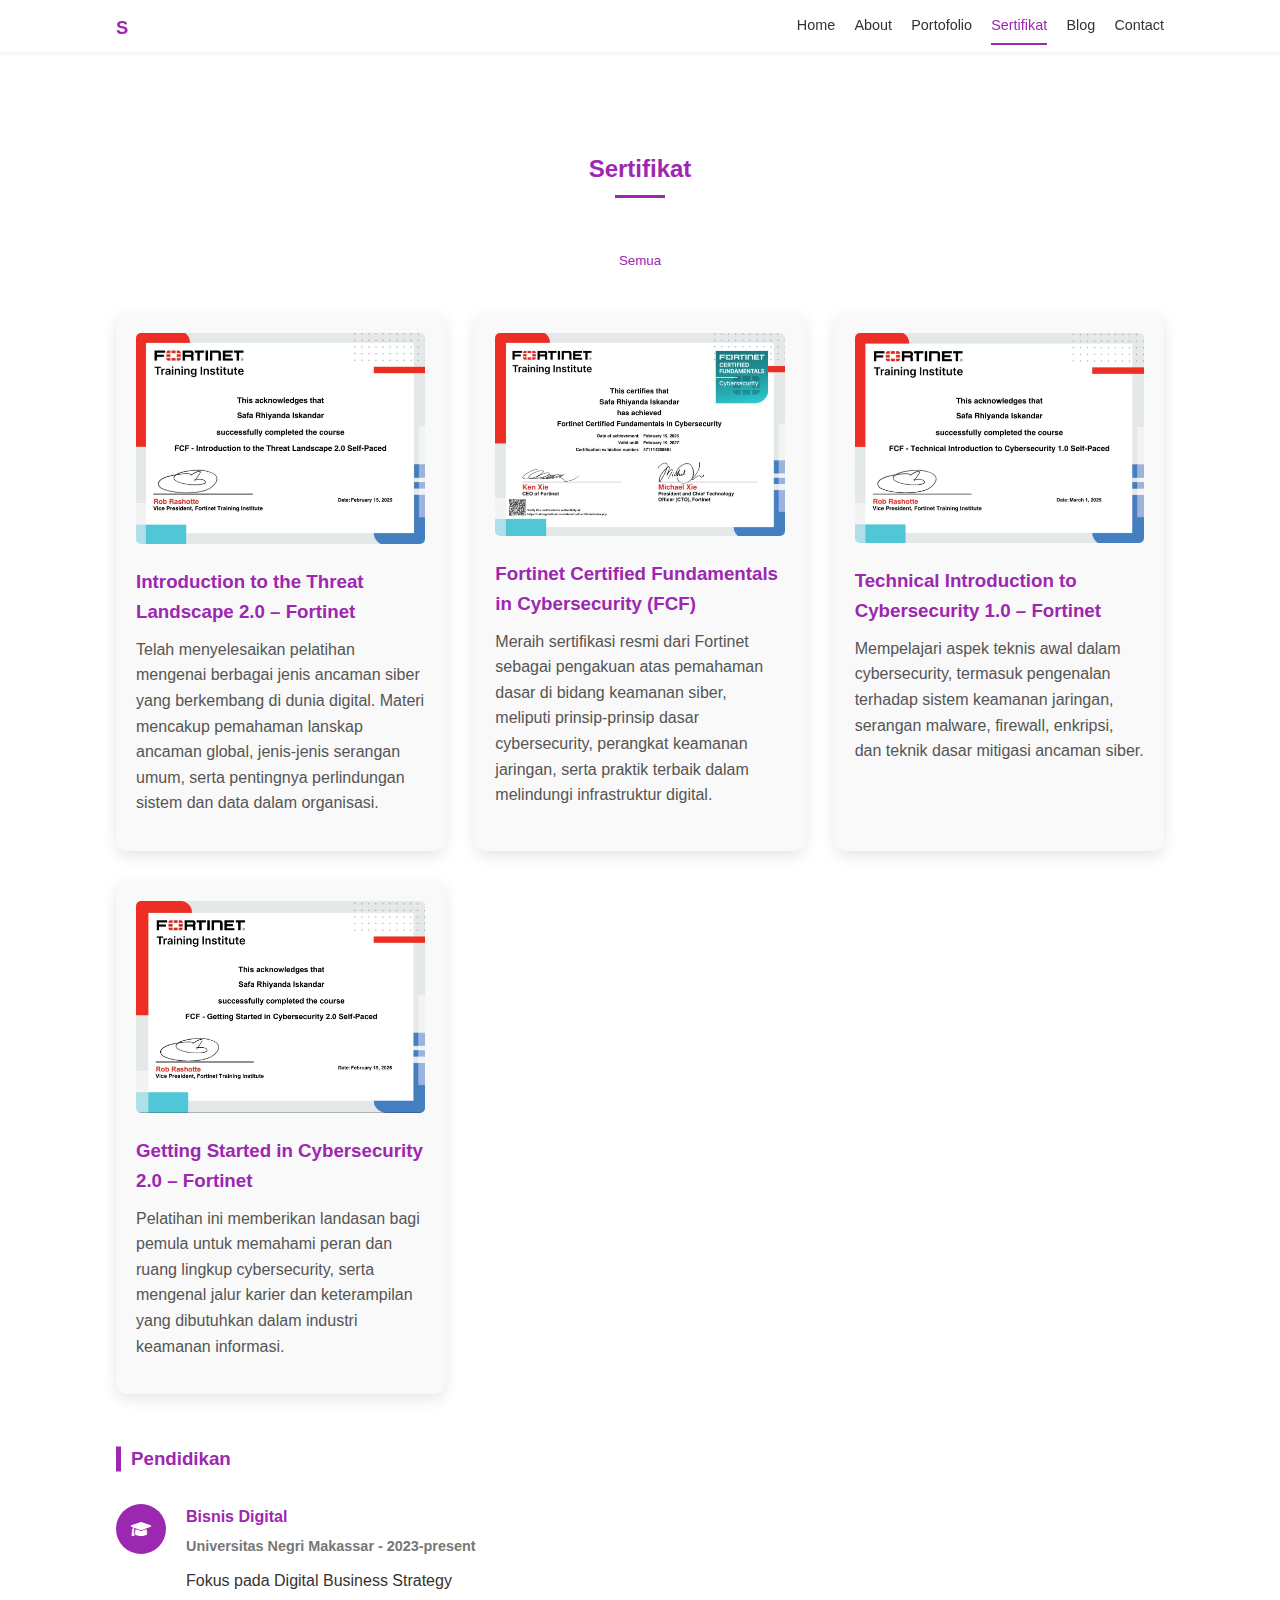
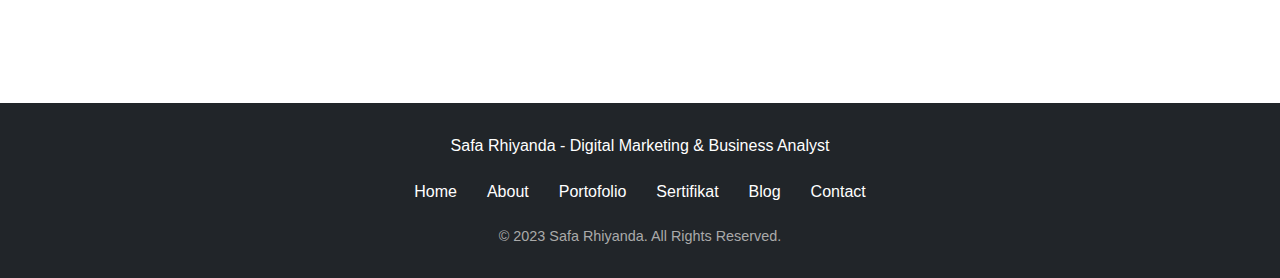
<file: sertifikat.html>
<!DOCTYPE html>
<html lang="id">
<head>
    <meta charset="UTF-8">
    <meta name="viewport" content="width=device-width, initial-scale=1.0">
    <title>Sertifikat - Safa_Rhiyanda</title>
    <link rel="stylesheet" href="style.css">
</head>
<body>
    <header>
        <div class="container nav-container">
            <div>
                <a href="index.html" class="logo">S</a>
                <span class="email"></span>
            </div>
            
            <div class="menu-toggle">
                <span class="bar"></span>
                <span class="bar"></span>
                <span class="bar"></span>
            </div>
            
            <nav>
                <ul>
                    <li><a href="index.html">Home</a></li>
                    <li><a href="about.html">About</a></li>
                    <li><a href="portofolio.html">Portofolio</a></li>
                    <li><a href="sertifikat.html" class="active">Sertifikat</a></li>
                    <li><a href="blog.html">Blog</a></li>
                    <li><a href="contact.html">Contact</a></li>
                </ul>
            </nav>
        </div>
    </header>
    
    <main>
        <!-- Sertifikat Section -->
        <section id="sertifikat" class="page-section">
            <div class="container">
                <h2 class="section-title">Sertifikat</h2>
                
                <div class="sertifikat-filter">
                    <button class="active" data-filter="all">Semua</button>
                </div>
                
                <div class="sertifikat-grid">
                    <div class="sertifikat-item" data-category="marketing">
                        <img src="img/ser 2.jpg" alt="Sertifikat 1">
                        <h3>Introduction to the Threat Landscape 2.0 – Fortinet</h3>
                        <p></p>
                        <p class="sertifikat-description">Telah menyelesaikan pelatihan mengenai berbagai jenis ancaman siber yang berkembang di dunia digital. Materi mencakup pemahaman lanskap ancaman global, jenis-jenis serangan umum, serta pentingnya perlindungan sistem dan data dalam organisasi.</p>

                    </div>
                    <div class="sertifikat-item" data-category="marketing">
                        <img src="img/ser 4.jpg" alt="Sertifikat 2">
                        <h3>Fortinet Certified Fundamentals in Cybersecurity (FCF)</h3>
                        <p></p>
                        <p class="sertifikat-description">Meraih sertifikasi resmi dari Fortinet sebagai pengakuan atas pemahaman dasar di bidang keamanan siber, meliputi prinsip-prinsip dasar cybersecurity, perangkat keamanan jaringan, serta praktik terbaik dalam melindungi infrastruktur digital.</p>
                        
                    </div>
                    <div class="sertifikat-item" data-category="marketing">
                        <img src="img/ser 3.jpg" alt="Sertifikat 3">
                        <h3>Technical Introduction to Cybersecurity 1.0 – Fortinet</h3>
                        <p></p>
                        <p class="sertifikat-description">Mempelajari aspek teknis awal dalam cybersecurity, termasuk pengenalan terhadap sistem keamanan jaringan, serangan malware, firewall, enkripsi, dan teknik dasar mitigasi ancaman siber.

</p>

                    </div>
                    <div class="sertifikat-item" data-category="analytics">
                        <img src="img/ser 1.jpg" alt="Sertifikat 4">
                        <h3>Getting Started in Cybersecurity 2.0 – Fortinet</h3>
                        <p></p>
                        <p class="sertifikat-description">Pelatihan ini memberikan landasan bagi pemula untuk memahami peran dan ruang lingkup cybersecurity, serta mengenal jalur karier dan keterampilan yang dibutuhkan dalam industri keamanan informasi.</p>
                        
                    
                    </div>
                </div>
                
                <!-- Education Section -->
                <div class="education-section">
                    <h3 class="sub-section-title">Pendidikan</h3>
                    <div class="education-timeline">
                        <div class="education-item">
                            <div class="education-icon">
                                <i class="fas fa-graduation-cap"></i>
                            </div>
                            <div class="education-content">
                                <h4>Bisnis Digital</h4>
                                <h5>Universitas Negri Makassar - 2023-present</h5>
                                <p>Fokus pada Digital Business Strategy</p>
                            </div>
                        </div>
                            </div>
                            </div>
                        </div>
                    </div>
                </div>
            </div>
        </section>
    </main>

    <footer>
        <div class="container">
            <div class="footer-content">
                <p>Safa Rhiyanda - Digital Marketing & Business Analyst</p>
            </div>
            <div class="footer-links">
                <a href="index.html">Home</a>
                <a href="about.html">About</a>
                <a href="portfolio.html">Portofolio</a>
                <a href="sertifikat.html">Sertifikat</a>
                <a href="blog.html">Blog</a>
                <a href="contact.html">Contact</a>
            </div>
            <div class="copyright">
                &copy; 2023 Safa Rhiyanda. All Rights Reserved.
            </div>
        </div>
    </footer>

    <!-- Font Awesome untuk icon -->
    <link rel="stylesheet" href="https://cdnjs.cloudflare.com/ajax/libs/font-awesome/6.0.0-beta3/css/all.min.css">
    
    <!-- JavaScript -->
    <script>
        // Menu toggle untuk mobile
        document.querySelector('.menu-toggle').addEventListener('click', function() {
            document.querySelector('nav ul').classList.toggle('active');
        });

        // Sertifikat filtering
        const filterButtons = document.querySelectorAll('.sertifikat-filter button');
        const sertifikatItems = document.querySelectorAll('.sertifikat-item');

        filterButtons.forEach(button => {
            button.addEventListener('click', () => {
                // Remove active class from all buttons
                filterButtons.forEach(btn => btn.classList.remove('active'));
                
                // Add active class to clicked button
                button.classList.add('active');
                
                const filterValue = button.getAttribute('data-filter');
                
                sertifikatItems.forEach(item => {
                    if (filterValue === 'all' || item.getAttribute('data-category') === filterValue) {
                        item.style.display = 'block';
                    } else {
                        item.style.display = 'none';
                    }
                });
            });
        });
    </script>
</body>
</html>
</file>
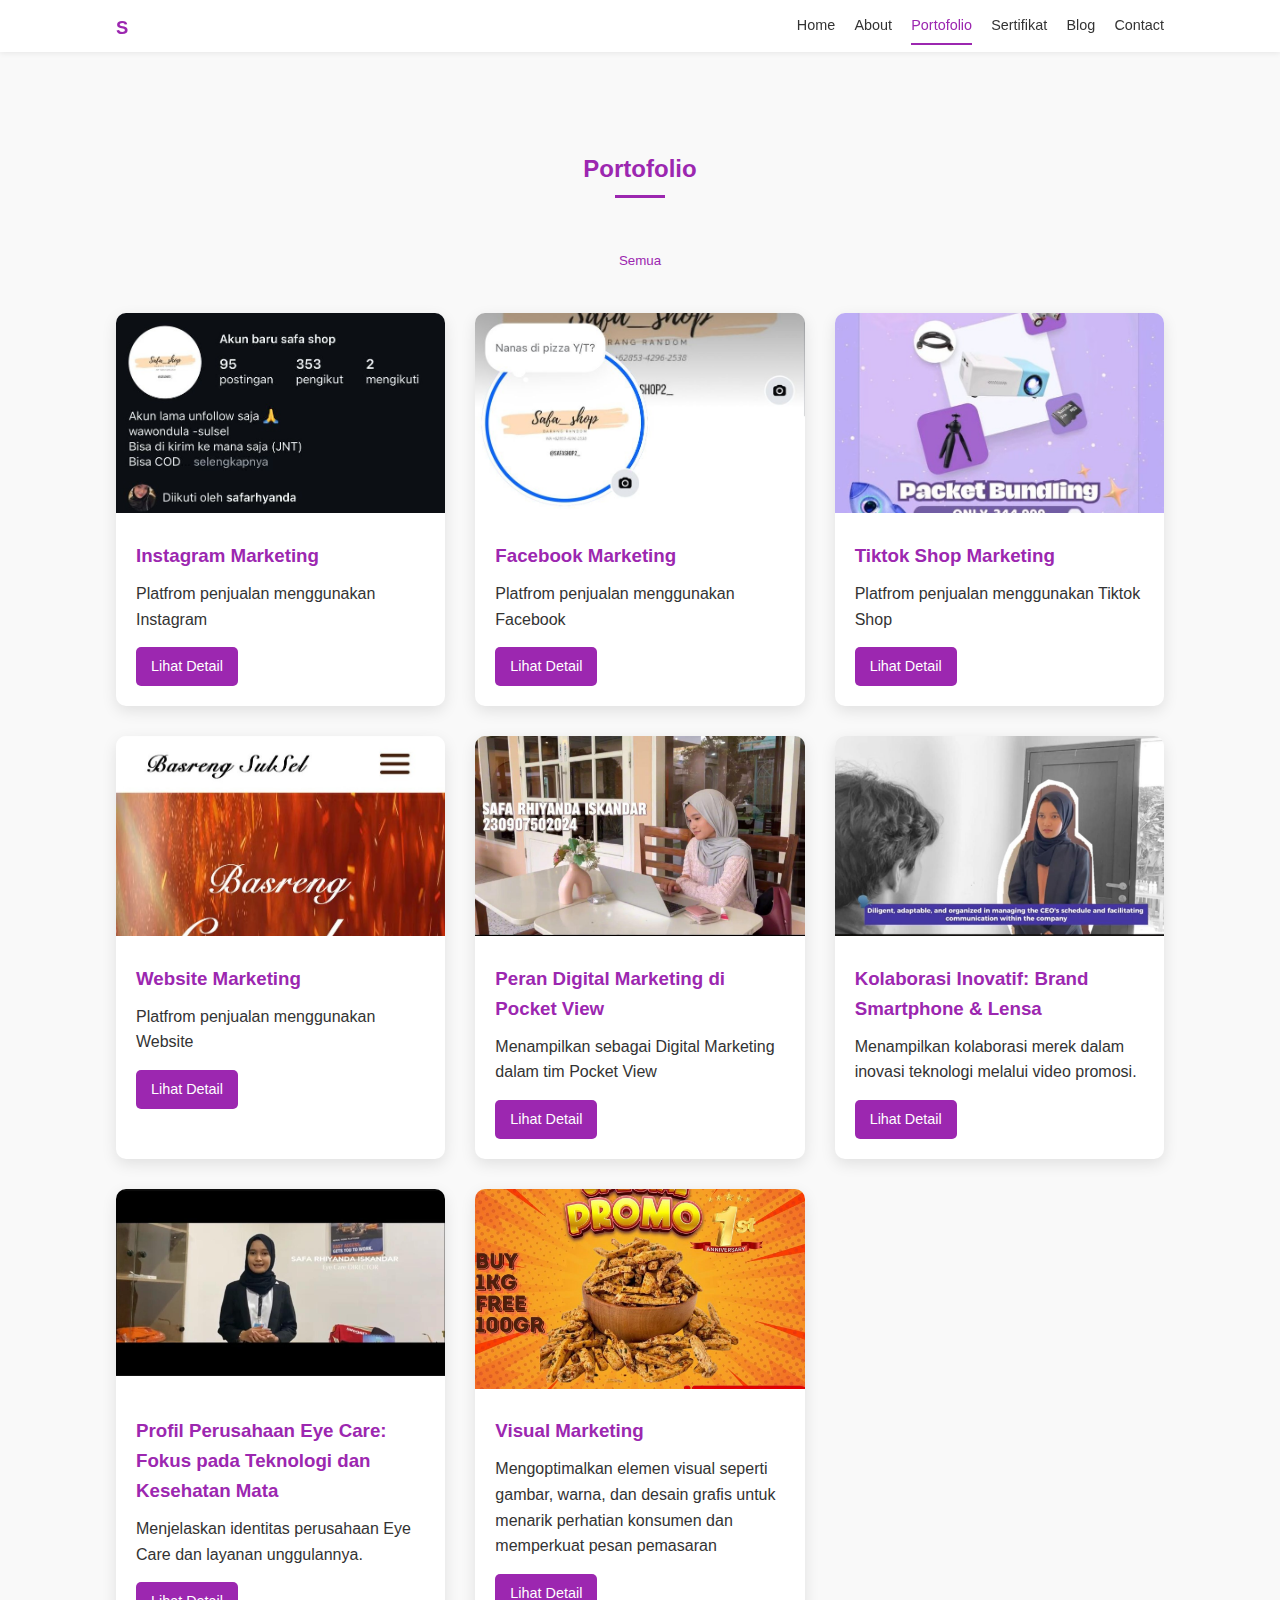
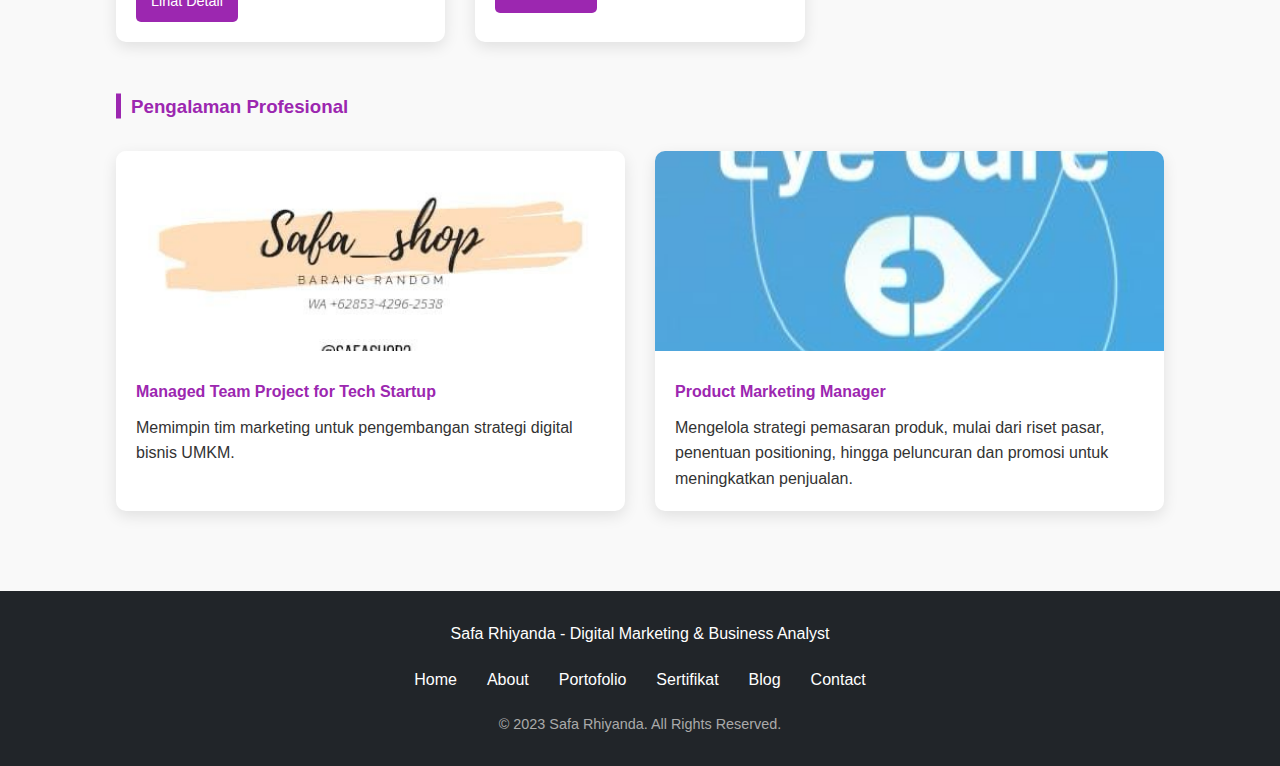
<file: Safa Html/portofolio.html>
<!DOCTYPE html>
<html lang="id">
<head>
    <meta charset="UTF-8">
    <meta name="viewport" content="width=device-width, initial-scale=1.0">
    <title>Portfolio - Safa_Rhiyanda</title>
    <link rel="stylesheet" href="style.css">
</head>
<body>
    <header>
        <div class="container nav-container">
            <div>
                <a href="index.html" class="logo">S</a>
                <span class="email"></span>
            </div>
            
            <div class="menu-toggle">
                <span class="bar"></span>
                <span class="bar"></span>
                <span class="bar"></span>
            </div>
            
            <nav>
                <ul>
                    <li><a href="index.html">Home</a></li>
                    <li><a href="about.html">About</a></li>
                    <li><a href="portofolio.html" class="active">Portofolio</a></li>
                    <li><a href="sertifikat.html">Sertifikat</a></li>
                    <li><a href="blog.html">Blog</a></li>
                    <li><a href="contact.html">Contact</a></li>
                </ul>
            </nav>
        </div>
    </header>
    
    <main>
        <!-- Portfolio Section -->
        <section id="portfolio" class="page-section">
            <div class="container">
                <h2 class="section-title">Portofolio</h2>
                <div class="portfolio-filter">
                    <button class="active" data-filter="all">Semua</button>
                </div>
                <div class="portfolio-grid">
                    <div class="portfolio-item" data-category="web">
                        <img src="img/web 1.jpg" alt="Project 1">
                        <div class="portfolio-item-info">
                            <h3>Instagram Marketing</h3>
                            <p>Platfrom penjualan menggunakan Instagram</p>
                            <a href="#" class="btn btn-sm">Lihat Detail</a>
                        </div>
                    </div>
                    <div class="portfolio-item" data-category="marketing">
                        <img src="img/web 2.jpg" alt="Project 2">
                        <div class="portfolio-item-info">
                            <h3>Facebook Marketing</h3>
                            <p>Platfrom penjualan menggunakan Facebook</p>
                            <a href="#" class="btn btn-sm">Lihat Detail</a>
                        </div>
                    </div>
                    <div class="portfolio-item" data-category="branding">
                        <img src="img/web 3.jpg" alt="Project 3">
                        <div class="portfolio-item-info">
                            <h3>Tiktok Shop Marketing</h3>
                            <p>Platfrom penjualan menggunakan Tiktok Shop</p>
                            <a href="#" class="btn btn-sm">Lihat Detail</a>
                        </div>
                    </div>
                    <div class="portfolio-item" data-category="web">
                        <img src="img/web 4.jpg" alt="Project 4">
                        <div class="portfolio-item-info">
                            <h3>Website Marketing</h3>
                            <p>Platfrom penjualan menggunakan Website</p>
                            <a href="#" class="btn btn-sm">Lihat Detail</a>
                        </div>
                    </div>
                    
                    <!-- Tambahan portfolio items -->
                    <div class="portfolio-item" data-category="marketing">
                        <img src="img/vid 2.jpg" alt="Project 5">
                        <div class="portfolio-item-info">
                            <h3> Peran Digital Marketing di Pocket View</h3>
                            <p>Menampilkan sebagai Digital Marketing dalam tim Pocket View</p>
                            <a href="#" class="btn btn-sm">Lihat Detail</a>
                        </div>
                    </div>
                    <div class="portfolio-item" data-category="branding">
                        <img src="img/vid 3.jpg" alt="Project 6">
                        <div class="portfolio-item-info">
                            <h3>Kolaborasi Inovatif: Brand Smartphone & Lensa</h3>
                            <p>Menampilkan kolaborasi merek dalam inovasi teknologi melalui video promosi.</p>
                            <a href="#" class="btn btn-sm">Lihat Detail</a>
                        </div>
                    </div>
                    <div class="portfolio-item" data-category="web">
                        <img src="img/vid 1.jpg" alt="Project 7">
                        <div class="portfolio-item-info">
                            <h3>Profil Perusahaan Eye Care: Fokus pada Teknologi dan Kesehatan Mata</h3>
                            <p>Menjelaskan identitas perusahaan Eye Care dan layanan unggulannya.</p>
                            <a href="#" class="btn btn-sm">Lihat Detail</a>
                        </div>
                    </div>
                    <div class="portfolio-item" data-category="marketing">
                        <img src="img/digital_marketing 2.jpg" alt="Project 8">
                        <div class="portfolio-item-info">
                            <h3>Visual Marketing</h3>
                            <p>Mengoptimalkan elemen visual seperti gambar, warna, dan desain grafis untuk menarik perhatian konsumen dan memperkuat pesan pemasaran</p>
                            <a href="#" class="btn btn-sm">Lihat Detail</a>
                        </div>
                    </div>
                </div>
                
                <!-- Pengalaman Profesional -->
                <div class="professional-experience">
                    <h3 class="sub-section-title">Pengalaman Profesional</h3>
                    <div class="experience-grid">
                        <div class="experience-item">
                            <img src="img/Profesional 1.jpg" alt="Professional Experience 1">
                            <div class="experience-content">
                                <h4>Managed Team Project for Tech Startup</h4>
                                <p>Memimpin tim marketing untuk pengembangan strategi digital bisnis UMKM.</p>
                            </div>
                        </div>
                        <div class="experience-item">
                            <img src="img/profesional 2.jpg" alt="Professional Experience 2">
                            <div class="experience-content">
                                <h4>Product Marketing Manager</h4>
                                <p>Mengelola strategi pemasaran produk, mulai dari riset pasar, penentuan positioning, hingga peluncuran dan promosi untuk meningkatkan penjualan.</p>
                            </div>
                        </div>
                    </div>
                </div>
            </div>
        </section>
    </main>

    <footer>
        <div class="container">
            <div class="footer-content">
                <p>Safa Rhiyanda - Digital Marketing & Business Analyst</p>
            </div>
            <div class="footer-links">
                <a href="index.html">Home</a>
                <a href="about.html">About</a>
                <a href="portfolio.html">Portofolio</a>
                <a href="sertifikat.html">Sertifikat</a>
                <a href="blog.html">Blog</a>
                <a href="contact.html">Contact</a>
            </div>
            <div class="copyright">
                &copy; 2023 Safa Rhiyanda. All Rights Reserved.
            </div>
        </div>
    </footer>

    <!-- Font Awesome untuk icon -->
    <link rel="stylesheet" href="https://cdnjs.cloudflare.com/ajax/libs/font-awesome/6.0.0-beta3/css/all.min.css">
    
    <!-- JavaScript -->
    <script>
        // Menu toggle untuk mobile
        document.querySelector('.menu-toggle').addEventListener('click', function() {
            document.querySelector('nav ul').classList.toggle('active');
        });

        // Portfolio filtering
        const filterButtons = document.querySelectorAll('.portfolio-filter button');
        const portfolioItems = document.querySelectorAll('.portfolio-item');

        filterButtons.forEach(button => {
            button.addEventListener('click', () => {
                // Remove active class from all buttons
                filterButtons.forEach(btn => btn.classList.remove('active'));
                
                // Add active class to clicked button
                button.classList.add('active');
                
                const filterValue = button.getAttribute('data-filter');
                
                portfolioItems.forEach(item => {
                    if (filterValue === 'all' || item.getAttribute('data-category') === filterValue) {
                        item.style.display = 'block';
                    } else {
                        item.style.display = 'none';
                    }
                });
            });
        });
    </script>
</body>
</html>
</file>
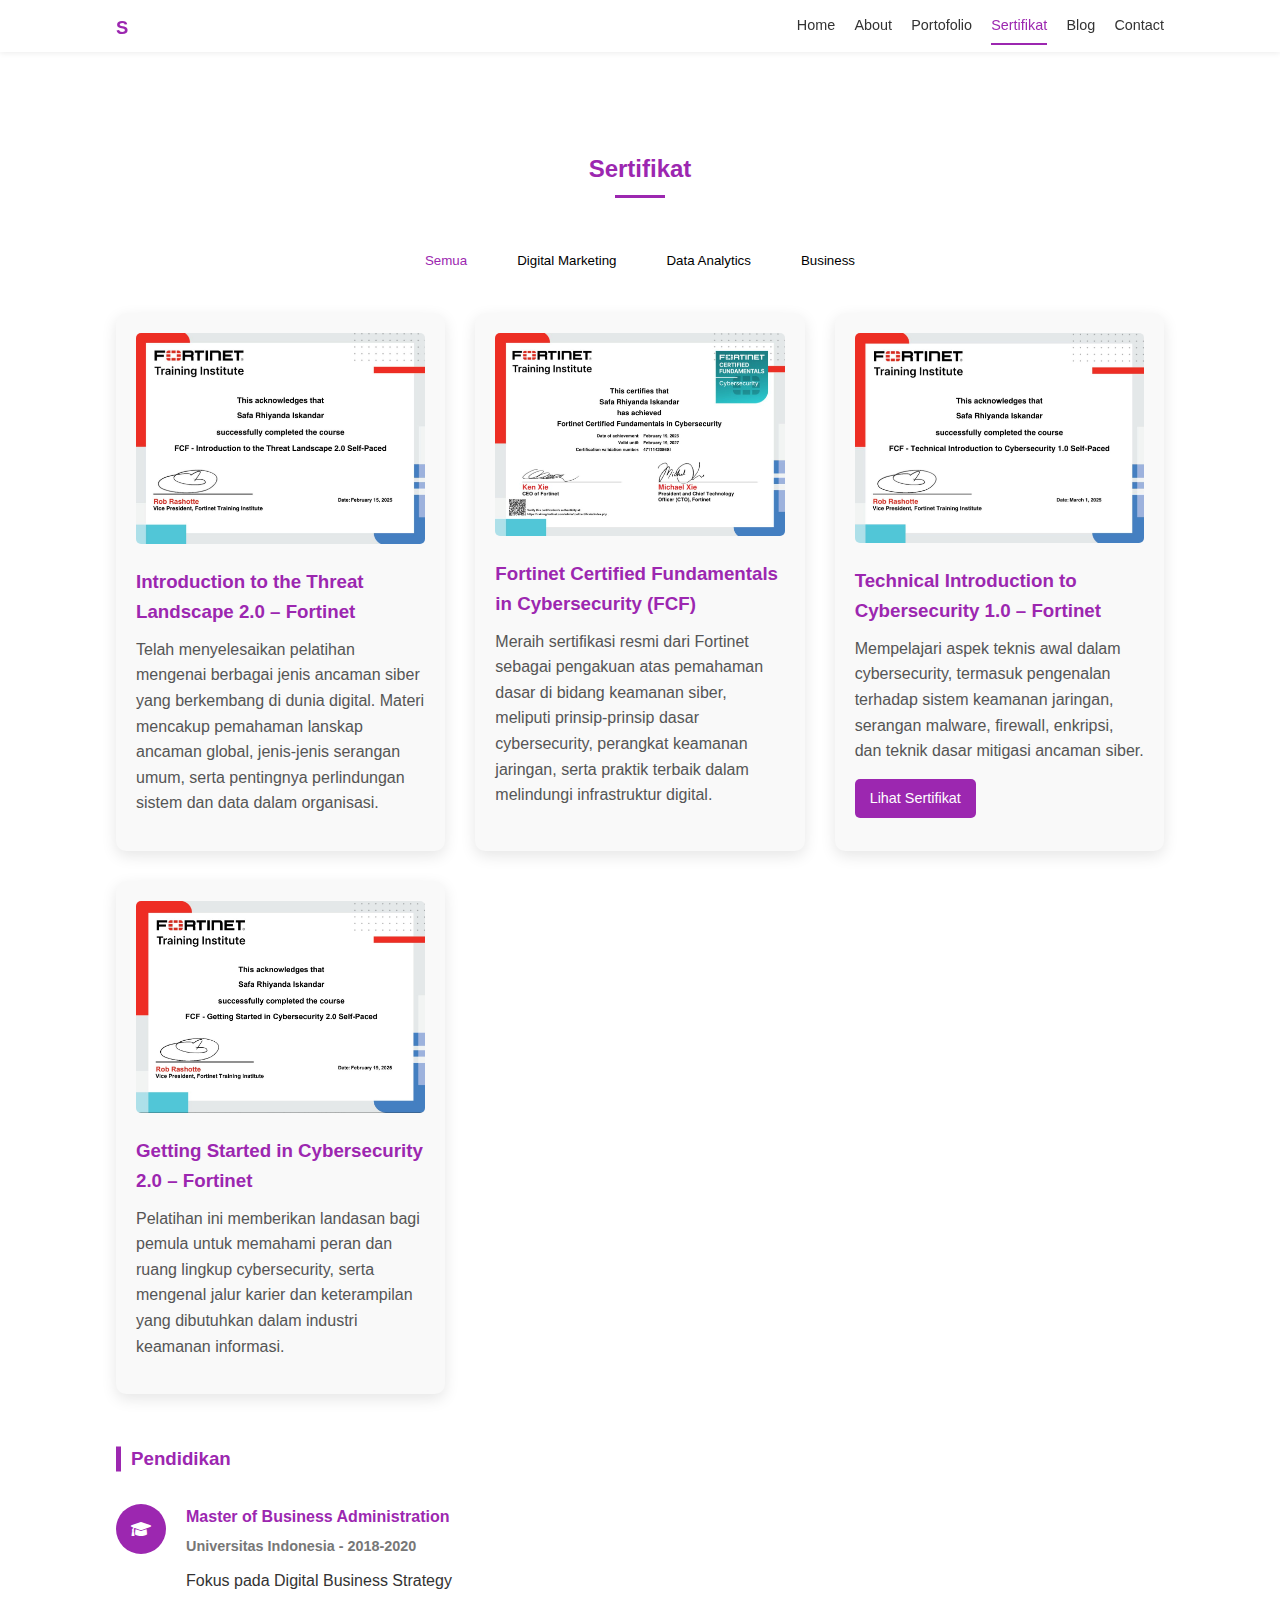
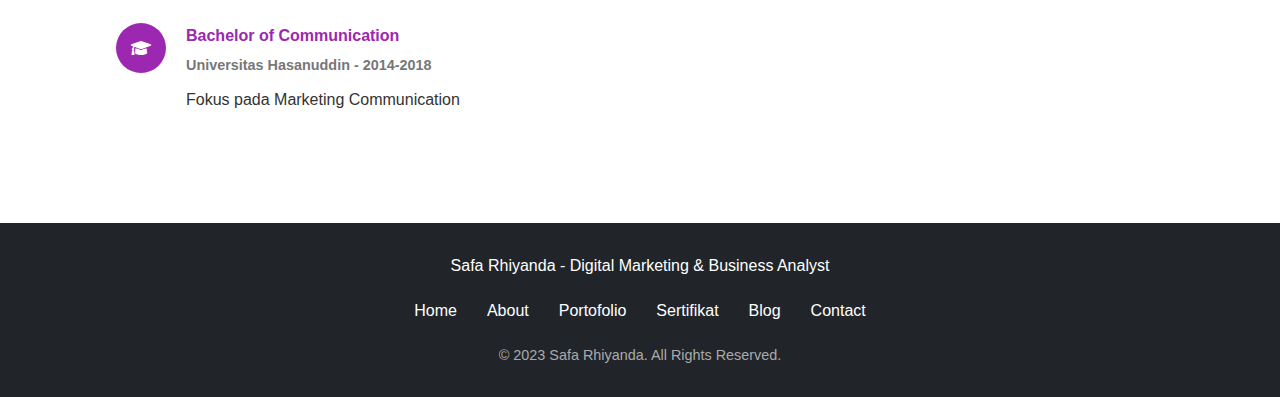
<file: Safa Html/sertifikat.html>
<!DOCTYPE html>
<html lang="id">
<head>
    <meta charset="UTF-8">
    <meta name="viewport" content="width=device-width, initial-scale=1.0">
    <title>Sertifikat - Safa_Rhiyanda</title>
    <link rel="stylesheet" href="style.css">
</head>
<body>
    <header>
        <div class="container nav-container">
            <div>
                <a href="index.html" class="logo">S</a>
                <span class="email"></span>
            </div>
            
            <div class="menu-toggle">
                <span class="bar"></span>
                <span class="bar"></span>
                <span class="bar"></span>
            </div>
            
            <nav>
                <ul>
                    <li><a href="index.html">Home</a></li>
                    <li><a href="about.html">About</a></li>
                    <li><a href="portofolio.html">Portofolio</a></li>
                    <li><a href="sertifikat.html" class="active">Sertifikat</a></li>
                    <li><a href="blog.html">Blog</a></li>
                    <li><a href="contact.html">Contact</a></li>
                </ul>
            </nav>
        </div>
    </header>
    
    <main>
        <!-- Sertifikat Section -->
        <section id="sertifikat" class="page-section">
            <div class="container">
                <h2 class="section-title">Sertifikat</h2>
                
                <div class="sertifikat-filter">
                    <button class="active" data-filter="all">Semua</button>
                    <button data-filter="marketing">Digital Marketing</button>
                    <button data-filter="analytics">Data Analytics</button>
                    <button data-filter="business">Business</button>
                </div>
                
                <div class="sertifikat-grid">
                    <div class="sertifikat-item" data-category="marketing">
                        <img src="img/ser 2.jpg" alt="Sertifikat 1">
                        <h3>Introduction to the Threat Landscape 2.0 – Fortinet</h3>
                        <p></p>
                        <p class="sertifikat-description">Telah menyelesaikan pelatihan mengenai berbagai jenis ancaman siber yang berkembang di dunia digital. Materi mencakup pemahaman lanskap ancaman global, jenis-jenis serangan umum, serta pentingnya perlindungan sistem dan data dalam organisasi.</p>

                    </div>
                    <div class="sertifikat-item" data-category="marketing">
                        <img src="img/ser 4.jpg" alt="Sertifikat 2">
                        <h3>Fortinet Certified Fundamentals in Cybersecurity (FCF)</h3>
                        <p></p>
                        <p class="sertifikat-description">Meraih sertifikasi resmi dari Fortinet sebagai pengakuan atas pemahaman dasar di bidang keamanan siber, meliputi prinsip-prinsip dasar cybersecurity, perangkat keamanan jaringan, serta praktik terbaik dalam melindungi infrastruktur digital.</p>
                        
                    </div>
                    <div class="sertifikat-item" data-category="marketing">
                        <img src="img/ser 3.jpg" alt="Sertifikat 3">
                        <h3>Technical Introduction to Cybersecurity 1.0 – Fortinet</h3>
                        <p></p>
                        <p class="sertifikat-description">Mempelajari aspek teknis awal dalam cybersecurity, termasuk pengenalan terhadap sistem keamanan jaringan, serangan malware, firewall, enkripsi, dan teknik dasar mitigasi ancaman siber.

</p>
                        <a href="#" class="btn btn-sm">Lihat Sertifikat</a>
                    </div>
                    <div class="sertifikat-item" data-category="analytics">
                        <img src="img/ser 1.jpg" alt="Sertifikat 4">
                        <h3>Getting Started in Cybersecurity 2.0 – Fortinet</h3>
                        <p></p>
                        <p class="sertifikat-description">Pelatihan ini memberikan landasan bagi pemula untuk memahami peran dan ruang lingkup cybersecurity, serta mengenal jalur karier dan keterampilan yang dibutuhkan dalam industri keamanan informasi.</p>
                        
                    
                    </div>
                </div>
                
                <!-- Education Section -->
                <div class="education-section">
                    <h3 class="sub-section-title">Pendidikan</h3>
                    <div class="education-timeline">
                        <div class="education-item">
                            <div class="education-icon">
                                <i class="fas fa-graduation-cap"></i>
                            </div>
                            <div class="education-content">
                                <h4>Master of Business Administration</h4>
                                <h5>Universitas Indonesia - 2018-2020</h5>
                                <p>Fokus pada Digital Business Strategy</p>
                            </div>
                        </div>
                        <div class="education-item">
                            <div class="education-icon">
                                <i class="fas fa-graduation-cap"></i>
                            </div>
                            <div class="education-content">
                                <h4>Bachelor of Communication</h4>
                                <h5>Universitas Hasanuddin - 2014-2018</h5>
                                <p>Fokus pada Marketing Communication</p>
                            </div>
                        </div>
                    </div>
                </div>
            </div>
        </section>
    </main>

    <footer>
        <div class="container">
            <div class="footer-content">
                <p>Safa Rhiyanda - Digital Marketing & Business Analyst</p>
            </div>
            <div class="footer-links">
                <a href="index.html">Home</a>
                <a href="about.html">About</a>
                <a href="portfolio.html">Portofolio</a>
                <a href="sertifikat.html">Sertifikat</a>
                <a href="blog.html">Blog</a>
                <a href="contact.html">Contact</a>
            </div>
            <div class="copyright">
                &copy; 2023 Safa Rhiyanda. All Rights Reserved.
            </div>
        </div>
    </footer>

    <!-- Font Awesome untuk icon -->
    <link rel="stylesheet" href="https://cdnjs.cloudflare.com/ajax/libs/font-awesome/6.0.0-beta3/css/all.min.css">
    
    <!-- JavaScript -->
    <script>
        // Menu toggle untuk mobile
        document.querySelector('.menu-toggle').addEventListener('click', function() {
            document.querySelector('nav ul').classList.toggle('active');
        });

        // Sertifikat filtering
        const filterButtons = document.querySelectorAll('.sertifikat-filter button');
        const sertifikatItems = document.querySelectorAll('.sertifikat-item');

        filterButtons.forEach(button => {
            button.addEventListener('click', () => {
                // Remove active class from all buttons
                filterButtons.forEach(btn => btn.classList.remove('active'));
                
                // Add active class to clicked button
                button.classList.add('active');
                
                const filterValue = button.getAttribute('data-filter');
                
                sertifikatItems.forEach(item => {
                    if (filterValue === 'all' || item.getAttribute('data-category') === filterValue) {
                        item.style.display = 'block';
                    } else {
                        item.style.display = 'none';
                    }
                });
            });
        });
    </script>
</body>
</html>
</file>
<file: style.css>
/* Reset dan variabel */
:root {
    --primary-color: #9c27b0;
    --secondary-color: #7b1fa2;
    --accent-color: #e040fb;
    --text-color: #333;
    --light-color: #f8f9fa;
    --dark-color: #212529;
    --section-padding: 80px 0;
}

* {
    margin: 0;
    padding: 0;
    box-sizing: border-box;
    font-family: 'Segoe UI', Tahoma, Geneva, Verdana, sans-serif;
}

body {
    color: var(--text-color);
    background-color: var(--light-color);
    line-height: 1.6;
}

.container {
    width: 85%;
    max-width: 1200px;
    margin: 0 auto;
    padding: 0 20px;
}

/* Header dan Navigasi - Optimized */
header {
    background-color: white;
    box-shadow: 0 1px 6px rgba(0, 0, 0, 0.08);
    padding: 0.6rem 0;  /* Reduced padding for less height */
    position: fixed;
    width: 100%;
    top: 0;
    z-index: 1000;
}

.nav-container {
    display: flex;
    justify-content: space-between;
    align-items: center;
    height: auto;  /* Allow natural height */
    max-height: 60px;  /* Maximum height constraint */
}

.logo {
    font-size: 1.25rem;  /* Slightly smaller logo text */
    font-weight: bold;
    color: var(--primary-color);
    text-decoration: none;
}

.email {
    font-size: 0.8rem;  /* Smaller email text */
    color: var(--text-color);
    margin-top: -3px;  /* Reduced margin */
    display: block;
}

nav ul {
    display: flex;
    list-style: none;
    align-items: center;  /* Center align the items */
    height: 100%;
}

nav ul li {
    margin-left: 1.5rem;  /* Slightly reduced margin */
    height: 100%;  /* Full height of nav */
    display: flex;
    align-items: center;
}

nav ul li a {
    text-decoration: none;
    color: var(--text-color);
    font-weight: 500;
    font-size: 0.9rem;  /* Smaller font size */
    transition: color 0.3s;
    position: relative;
    padding: 0.3rem 0;  /* Add some vertical padding */
}

nav ul li a:hover, nav ul li a.active {
    color: var(--primary-color);
}

nav ul li a::after {
    content: '';
    position: absolute;
    width: 0;
    height: 2px;
    background-color: var(--primary-color);
    bottom: -3px;  /* Moved slightly closer to text */
    left: 0;
    transition: width 0.3s;
}

nav ul li a:hover::after, nav ul li a.active::after {
    width: 100%;
}

/* Adjust responsive behavior for laptops */
@media (min-width: 992px) and (max-width: 1440px) {
    .nav-container {
        max-height: 50px;  /* Slightly smaller for mid-size laptops */
    }
    
    .logo {
        font-size: 1.15rem;
    }
    
    nav ul li {
        margin-left: 1.2rem;
    }
}

/* Additional adjustment for smaller laptops */
@media (min-width: 769px) and (max-width: 991px) {
    .nav-container {
        max-height: 45px;
    }
    
    .logo {
        font-size: 1.1rem;
    }
    
    .email {
        font-size: 0.75rem;
    }
    
    nav ul li {
        margin-left: 1rem;
    }
    
    nav ul li a {
        font-size: 0.85rem;
    }
}

/* Menu toggle untuk mobile */
.menu-toggle {
    display: none;
    flex-direction: column;
    cursor: pointer;
}

.bar {
    width: 25px;
    height: 3px;
    background-color: var(--text-color);
    margin: 3px 0;
    transition: 0.4s;
}

/* Section umum */
section {
    padding: var(--section-padding);
}

.page-section {
    padding-top: 150px;
}

.section-title {
    text-align: center;
    margin-bottom: 50px;
    color: var(--primary-color);
    position: relative;
}

.section-title::after {
    content: '';
    position: absolute;
    width: 50px;
    height: 3px;
    background-color: var(--primary-color);
    bottom: -10px;
    left: 50%;
    transform: translateX(-50%);
}

.sub-section-title {
    color: var(--primary-color);
    margin: 50px 0 30px;
    position: relative;
    padding-left: 15px;
}

.sub-section-title::before {
    content: '';
    position: absolute;
    width: 5px;
    height: 25px;
    background-color: var(--primary-color);
    left: 0;
    top: 50%;
    transform: translateY(-50%);
}

.btn {
    display: inline-block;
    background-color: var(--primary-color);
    color: white;
    padding: 10px 25px;
    border-radius: 5px;
    text-decoration: none;
    font-weight: 500;
    transition: background-color 0.3s;
    border: none;
    cursor: pointer;
}

.btn:hover {
    background-color: var(--secondary-color);
}

.btn-sm {
    padding: 8px 15px;
    font-size: 0.9rem;
}

/* Home Section */
#home {
    padding-top: 150px;
    padding-bottom: 100px;
    background-image: linear-gradient(rgba(0, 0, 0, 0.5), rgba(0, 0, 0, 0.5)), url('img/foto\ wix.png');
    background-size: cover;
    background-position: center;
    color: white;
    text-align: center;
    position: relative;
    min-height: 100vh;
    display: flex;
    align-items: center;
    justify-content: center;
}

#home h1 {
    font-size: 3.5rem;
    margin-bottom: 1rem;
}

#home h2 {
    font-size: 2rem;
    margin-bottom: 2rem;
}

#home p {
    font-size: 1.2rem;
    margin-bottom: 2rem;
    max-width: 700px;
    margin-left: auto;
    margin-right: auto;
}

/* About Section */
#about {
    background-color: white;
}

.about-content {
    display: flex;
    align-items: center;
    gap: 50px;
    margin-bottom: 50px;
}

.about-img {
    flex: 1;
}

.about-img img {
    width: 100%;
    border-radius: 10px;
    box-shadow: 0 5px 15px rgba(0, 0, 0, 0.1);
}

.about-text {
    flex: 1;
}

.about-text h3 {
    color: var(--primary-color);
    margin-bottom: 20px;
}

.about-text p {
    margin-bottom: 15px;
}

/* Skills Section */
.skills-container {
    margin-top: 30px;
}

.skill-item {
    margin-bottom: 20px;
}

.skill-name {
    margin-bottom: 10px;
    font-weight: 500;
}

.skill-bar {
    height: 10px;
    background-color: #e0e0e0;
    border-radius: 5px;
    overflow: hidden;
}

.skill-progress {
    height: 100%;
    background-color: var(--primary-color);
    border-radius: 5px;
}

/* Experience Timeline */
.timeline {
    position: relative;
    max-width: 800px;
    margin: 0 auto;
}

.timeline::before {
    content: '';
    position: absolute;
    width: 2px;
    background-color: #ddd;
    top: 0;
    bottom: 0;
    left: 20px;
}

.timeline-item {
    padding-left: 50px;
    position: relative;
    margin-bottom: 30px;
}

.timeline-dot {
    width: 15px;
    height: 15px;
    background-color: var(--primary-color);
    border-radius: 50%;
    position: absolute;
    left: 13.5px;
    top: 15px;
}

.timeline-content {
    background-color: #f9f9f9;
    padding: 20px;
    border-radius: 5px;
    box-shadow: 0 3px 10px rgba(0, 0, 0, 0.1);
}

.timeline-content h4 {
    color: var(--primary-color);
    margin-bottom: 5px;
}

.timeline-content h5 {
    color: #777;
    font-size: 0.9rem;
    margin-bottom: 10px;
}

/* Portfolio Section */
#portfolio {
    background-color: #f9f9f9;
}

.portfolio-filter {
    display: flex;
    justify-content: center;
    margin-bottom: 30px;
    flex-wrap: wrap;
}

.portfolio-filter button {
    background: none;
    border: none;
    padding: 10px 20px;
    margin: 5px;
    cursor: pointer;
    font-weight: 500;
    transition: color 0.3s;
}

.portfolio-filter button.active, .portfolio-filter button:hover {
    color: var(--primary-color);
}

.portfolio-grid {
    display: grid;
    grid-template-columns: repeat(auto-fill, minmax(280px, 1fr));
    gap: 30px;
    margin-bottom: 50px;
}

.portfolio-item {
    border-radius: 10px;
    overflow: hidden;
    box-shadow: 0 5px 15px rgba(0, 0, 0, 0.1);
    transition: transform 0.3s;
    background-color: white;
}

.portfolio-item:hover {
    transform: translateY(-10px);
}

.portfolio-item img {
    width: 100%;
    height: 200px;
    object-fit: cover;
}

.portfolio-item-info {
    padding: 20px;
}

.portfolio-item-info h3 {
    margin-bottom: 10px;
    color: var(--primary-color);
}

.portfolio-item-info p {
    margin-bottom: 15px;
}

/* Experience Grid */
.experience-grid {
    display: grid;
    grid-template-columns: repeat(auto-fill, minmax(350px, 1fr));
    gap: 30px;
}

.experience-item {
    background-color: white;
    border-radius: 10px;
    overflow: hidden;
    box-shadow: 0 5px 15px rgba(0, 0, 0, 0.1);
}

.experience-item img {
    width: 100%;
    height: 200px;
    object-fit: cover;
}

.experience-content {
    padding: 20px;
}

.experience-content h4 {
    color: var(--primary-color);
    margin-bottom: 10px;
}

/* Sertifikat Section */
#sertifikat {
    background-color: white;
}

.sertifikat-filter {
    display: flex;
    justify-content: center;
    margin-bottom: 30px;
    flex-wrap: wrap;
}

.sertifikat-filter button {
    background: none;
    border: none;
    padding: 10px 20px;
    margin: 5px;
    cursor: pointer;
    font-weight: 500;
    transition: color 0.3s;
}

.sertifikat-filter button.active, .sertifikat-filter button:hover {
    color: var(--primary-color);
}

.sertifikat-grid {
    display: grid;
    grid-template-columns: repeat(auto-fill, minmax(300px, 1fr));
    gap: 30px;
    margin-bottom: 50px;
}

.sertifikat-item {
    background-color: #f9f9f9;
    border-radius: 10px;
    padding: 20px;
    box-shadow: 0 5px 15px rgba(0, 0, 0, 0.1);
    transition: transform 0.3s;
}

.sertifikat-item:hover {
    transform: translateY(-5px);
}

.sertifikat-item img {
    width: 100%;
    border-radius: 5px;
    margin-bottom: 15px;
}

.sertifikat-item h3 {
    color: var(--primary-color);
    margin-bottom: 10px;
}

.sertifikat-description {
    margin: 10px 0 15px;
    color: #555;
}

/* Education Section */
.education-timeline {
    margin-top: 30px;
}

.education-item {
    display: flex;
    margin-bottom: 30px;
}

.education-icon {
    width: 50px;
    height: 50px;
    background-color: var(--primary-color);
    border-radius: 50%;
    display: flex;
    align-items: center;
    justify-content: center;
    color: white;
    margin-right: 20px;
    flex-shrink: 0;
}

.education-content h4 {
    color: var(--primary-color);
    margin-bottom: 5px;
}

.education-content h5 {
    color: #777;
    font-size: 0.9rem;
    margin-bottom: 10px;
}

/* Blog Section */
#blog {
    background-color: #f9f9f9;
}

.blog-search-container {
    margin-bottom: 40px;
}

.blog-search {
    display: flex;
    max-width: 600px;
    margin: 0 auto 20px;
}

.blog-search input {
    flex: 1;
    padding: 10px 15px;
    border: 1px solid #ddd;
    border-radius: 5px 0 0 5px;
    font-size: 1rem;
}

.blog-search button {
    border-radius: 0 5px 5px 0;
}

.blog-categories {
    display: flex;
    justify-content: center;
    flex-wrap: wrap;
    gap: 15px;
}

.blog-categories span {
    font-weight: 500;
}

.blog-categories a {
    color: var(--text-color);
    text-decoration: none;
    transition: color 0.3s;
}

.blog-categories a.active, .blog-categories a:hover {
    color: var(--primary-color);
}

.blog-grid {
    display: grid;
    grid-template-columns: repeat(auto-fill, minmax(300px, 1fr));
    gap: 30px;
    margin-bottom: 50px;
}

.blog-item {
    background-color: white;
    border-radius: 10px;
    overflow: hidden;
    box-shadow: 0 5px 15px rgba(0, 0, 0, 0.1);
    transition: transform 0.3s;
}

.blog-item:hover {
    transform: translateY(-10px);
}

.blog-item img {
    width: 100%;
    height: 200px;
    object-fit: cover;
}

.blog-content {
    padding: 20px;
}

.blog-date {
    color: #777;
    font-size: 0.9rem;
    margin-bottom: 10px;
}

.blog-content h3 {
    color: var(--primary-color);
    margin-bottom: 10px;
}

.blog-content p {
    margin-bottom: 15px;
}

.pagination {
    display: flex;
    justify-content: center;
    gap: 10px;
    margin-top: 30px;
}

.pagination a {
    display: flex;
    align-items: center;
    justify-content: center;
    width: 40px;
    height: 40px;
    background-color: white;
    color: var(--text-color);
    border-radius: 5px;
    text-decoration: none;
    transition: all 0.3s;
}

.pagination a.active, .pagination a:hover {
    background-color: var(--primary-color);
    color: white;
}

.pagination a.next {
    width: auto;
    padding: 0 15px;
}

/* Popular Posts */
.popular-posts-grid {
    display: grid;
    grid-template-columns: repeat(auto-fill, minmax(300px, 1fr));
    gap: 20px;
}

.popular-post {
    display: flex;
    background-color: white;
    border-radius: 10px;
    overflow: hidden;
    box-shadow: 0 3px 10px rgba(0, 0, 0, 0.1);
}

.popular-post img {
    width: 100px;
    height: 100px;
    object-fit: cover;
    flex-shrink: 0;
}

.popular-post-content {
    padding: 15px;
}

.popular-post-content h4 {
    color: var(--primary-color);
    font-size: 1rem;
    margin-bottom: 5px;
}

.popular-post-date {
    color: #777;
    font-size: 0.8rem;
    margin-bottom: 5px;
}

.popular-post-content p {
    font-size: 0.9rem;
    margin: 0;
}

/* Contact Section */
#contact {
    background-color: white;
}

.contact-container {
    display: flex;
    gap: 50px;
    margin-bottom: 50px;
}

.contact-info {
    flex: 1;
}

.contact-info h3 {
    color: var(--primary-color);
    margin-bottom: 20px;
}

.contact-info p {
    margin-bottom: 30px;
}

.contact-details {
    margin-bottom: 30px;
}

.contact-item {
    display: flex;
    margin-bottom: 20px;
}

.contact-icon {
    width: 50px;
    height: 50px;
    background-color: rgba(156, 39, 176, 0.1);
    border-radius: 50%;
    display: flex;
    align-items: center;
    justify-content: center;
    color: var(--primary-color);
    margin-right: 15px;
    flex-shrink: 0;
}

.contact-text h4 {
    margin-bottom: 5px;
    color: var(--primary-color);
}

.social-links {
    display: flex;
    gap: 15px;
}

.social-links a {
    display: flex;
    align-items: center;
    justify-content: center;
    width: 40px;
    height: 40px;
    background-color: var(--primary-color);
    color: white;
    border-radius: 50%;
    text-decoration: none;
    transition: background-color 0.3s;
}

.social-links a:hover {
    background-color: var(--secondary-color);
}

.contact-form {
    flex: 1;
}

.form-group {
    margin-bottom: 20px;
}

.form-group label {
    display: block;
    margin-bottom: 5px;
    font-weight: 500;
}

.form-control {
    width: 100%;
    padding: 10px 15px;
    border: 1px solid #ddd;
    border-radius: 5px;
    font-size: 1rem;
    transition: border-color 0.3s;
}

.form-control:focus {
    outline: none;
    border-color: var(--primary-color);
}

textarea.form-control {
    min-height: 150px;
    resize: vertical;
}

.google-map {
    margin-bottom: 50px;
    border-radius: 10px;
    overflow: hidden;
    box-shadow: 0 5px 15px rgba(0, 0, 0, 0.1);
}

/* FAQ Section */
.faq-container {
    max-width: 800px;
    margin: 0 auto;
}

.faq-item {
    margin-bottom: 15px;
    border-radius: 5px;
    overflow: hidden;
    box-shadow: 0 3px 10px rgba(0, 0, 0, 0.1);
}

.faq-question {
    background-color: #f9f9f9;
    padding: 15px 20px;
    cursor: pointer;
    display: flex;
    justify-content: space-between;
    align-items: center;
}

.faq-question h4 {
    margin: 0;
    font-weight: 500;
}

.faq-icon {
    color: var(--primary-color);
}

.faq-answer {
    padding: 0 20px;
    max-height: 0;
    overflow: hidden;
    transition: max-height 0.3s ease-out;
    background-color: white;
}

.faq-item.active .faq-answer {
    padding: 20px;
    max-height: 500px;
}

/* Footer */
footer {
    background-color: var(--dark-color);
    color: white;
    padding: 30px 0;
    text-align: center;
}

.footer-content {
    margin-bottom: 20px;
}

.footer-links {
    display: flex;
    justify-content: center;
    margin-bottom: 20px;
    flex-wrap: wrap;
}

.footer-links a {
    color: white;
    margin: 0 15px;
    text-decoration: none;
    transition: color 0.3s;
}

.footer-links a:hover {
    color: var(--accent-color);
}

.copyright {
    font-size: 0.9rem;
    color: #aaa;
}

/* Responsive Styles */
@media (max-width: 991px) {
    .about-content {
        flex-direction: column;
    }

    .contact-container {
        flex-direction: column;
    }
    
    .popular-post {
        flex-direction: column;
    }
    
    .popular-post img {
        width: 100%;
        height: 150px;
    }
}

@media (max-width: 768px) {
    .menu-toggle {
        display: flex;
    }
    
    nav ul {
        display: none;
        flex-direction: column;
        width: 100%;
        position: absolute;
        top: 70px;
        left: 0;
        background-color: white;
        box-shadow: 0 10px 10px rgba(0, 0, 0, 0.1);
        padding: 20px 0;
    }
    
    nav ul.active {
        display: flex;
    }
    
    nav ul li {
        margin: 10px 20px;
    }

    #home {
        padding-top: 120px;
    }
    
    #home h1 {
        font-size: 2.5rem;
    }
    
    #home h2 {
        font-size: 1.5rem;
    }
    
    .section-title {
        margin-bottom: 30px;
    }
    
    .portfolio-filter, .sertifikat-filter {
        flex-direction: column;
        align-items: center;
    }
    
    .education-item {
        flex-direction: column;
    }
    
    .education-icon {
        margin-bottom: 15px;
    }
}

@media (max-width: 576px) {
    .portfolio-grid, .sertifikat-grid, .blog-grid, .popular-posts-grid {
        grid-template-columns: 1fr;
    }
    
    .blog-search {
        flex-direction: column;
    }
    
    .blog-search input {
        border-radius: 5px;
        margin-bottom: 10px;
    }
    
    .blog-search button {
        border-radius: 5px;
    }
    
    .pagination {
        flex-wrap: wrap;
    }
}
</file>
<file: Safa Html/style.css>
/* Reset dan variabel */
:root {
    --primary-color: #9c27b0;
    --secondary-color: #7b1fa2;
    --accent-color: #e040fb;
    --text-color: #333;
    --light-color: #f8f9fa;
    --dark-color: #212529;
    --section-padding: 80px 0;
}

* {
    margin: 0;
    padding: 0;
    box-sizing: border-box;
    font-family: 'Segoe UI', Tahoma, Geneva, Verdana, sans-serif;
}

body {
    color: var(--text-color);
    background-color: var(--light-color);
    line-height: 1.6;
}

.container {
    width: 85%;
    max-width: 1200px;
    margin: 0 auto;
    padding: 0 20px;
}

/* Header dan Navigasi - Optimized */
header {
    background-color: white;
    box-shadow: 0 1px 6px rgba(0, 0, 0, 0.08);
    padding: 0.6rem 0;  /* Reduced padding for less height */
    position: fixed;
    width: 100%;
    top: 0;
    z-index: 1000;
}

.nav-container {
    display: flex;
    justify-content: space-between;
    align-items: center;
    height: auto;  /* Allow natural height */
    max-height: 60px;  /* Maximum height constraint */
}

.logo {
    font-size: 1.25rem;  /* Slightly smaller logo text */
    font-weight: bold;
    color: var(--primary-color);
    text-decoration: none;
}

.email {
    font-size: 0.8rem;  /* Smaller email text */
    color: var(--text-color);
    margin-top: -3px;  /* Reduced margin */
    display: block;
}

nav ul {
    display: flex;
    list-style: none;
    align-items: center;  /* Center align the items */
    height: 100%;
}

nav ul li {
    margin-left: 1.5rem;  /* Slightly reduced margin */
    height: 100%;  /* Full height of nav */
    display: flex;
    align-items: center;
}

nav ul li a {
    text-decoration: none;
    color: var(--text-color);
    font-weight: 500;
    font-size: 0.9rem;  /* Smaller font size */
    transition: color 0.3s;
    position: relative;
    padding: 0.3rem 0;  /* Add some vertical padding */
}

nav ul li a:hover, nav ul li a.active {
    color: var(--primary-color);
}

nav ul li a::after {
    content: '';
    position: absolute;
    width: 0;
    height: 2px;
    background-color: var(--primary-color);
    bottom: -3px;  /* Moved slightly closer to text */
    left: 0;
    transition: width 0.3s;
}

nav ul li a:hover::after, nav ul li a.active::after {
    width: 100%;
}

/* Adjust responsive behavior for laptops */
@media (min-width: 992px) and (max-width: 1440px) {
    .nav-container {
        max-height: 50px;  /* Slightly smaller for mid-size laptops */
    }
    
    .logo {
        font-size: 1.15rem;
    }
    
    nav ul li {
        margin-left: 1.2rem;
    }
}

/* Additional adjustment for smaller laptops */
@media (min-width: 769px) and (max-width: 991px) {
    .nav-container {
        max-height: 45px;
    }
    
    .logo {
        font-size: 1.1rem;
    }
    
    .email {
        font-size: 0.75rem;
    }
    
    nav ul li {
        margin-left: 1rem;
    }
    
    nav ul li a {
        font-size: 0.85rem;
    }
}

/* Menu toggle untuk mobile */
.menu-toggle {
    display: none;
    flex-direction: column;
    cursor: pointer;
}

.bar {
    width: 25px;
    height: 3px;
    background-color: var(--text-color);
    margin: 3px 0;
    transition: 0.4s;
}

/* Section umum */
section {
    padding: var(--section-padding);
}

.page-section {
    padding-top: 150px;
}

.section-title {
    text-align: center;
    margin-bottom: 50px;
    color: var(--primary-color);
    position: relative;
}

.section-title::after {
    content: '';
    position: absolute;
    width: 50px;
    height: 3px;
    background-color: var(--primary-color);
    bottom: -10px;
    left: 50%;
    transform: translateX(-50%);
}

.sub-section-title {
    color: var(--primary-color);
    margin: 50px 0 30px;
    position: relative;
    padding-left: 15px;
}

.sub-section-title::before {
    content: '';
    position: absolute;
    width: 5px;
    height: 25px;
    background-color: var(--primary-color);
    left: 0;
    top: 50%;
    transform: translateY(-50%);
}

.btn {
    display: inline-block;
    background-color: var(--primary-color);
    color: white;
    padding: 10px 25px;
    border-radius: 5px;
    text-decoration: none;
    font-weight: 500;
    transition: background-color 0.3s;
    border: none;
    cursor: pointer;
}

.btn:hover {
    background-color: var(--secondary-color);
}

.btn-sm {
    padding: 8px 15px;
    font-size: 0.9rem;
}

/* Home Section */
#home {
    padding-top: 150px;
    padding-bottom: 100px;
    background-image: linear-gradient(rgba(0, 0, 0, 0.5), rgba(0, 0, 0, 0.5)), url('img/foto\ wix.png');
    background-size: cover;
    background-position: center;
    color: white;
    text-align: center;
    position: relative;
    min-height: 100vh;
    display: flex;
    align-items: center;
    justify-content: center;
}

#home h1 {
    font-size: 3.5rem;
    margin-bottom: 1rem;
}

#home h2 {
    font-size: 2rem;
    margin-bottom: 2rem;
}

#home p {
    font-size: 1.2rem;
    margin-bottom: 2rem;
    max-width: 700px;
    margin-left: auto;
    margin-right: auto;
}

/* About Section */
#about {
    background-color: white;
}

.about-content {
    display: flex;
    align-items: center;
    gap: 50px;
    margin-bottom: 50px;
}

.about-img {
    flex: 1;
}

.about-img img {
    width: 100%;
    border-radius: 10px;
    box-shadow: 0 5px 15px rgba(0, 0, 0, 0.1);
}

.about-text {
    flex: 1;
}

.about-text h3 {
    color: var(--primary-color);
    margin-bottom: 20px;
}

.about-text p {
    margin-bottom: 15px;
}

/* Skills Section */
.skills-container {
    margin-top: 30px;
}

.skill-item {
    margin-bottom: 20px;
}

.skill-name {
    margin-bottom: 10px;
    font-weight: 500;
}

.skill-bar {
    height: 10px;
    background-color: #e0e0e0;
    border-radius: 5px;
    overflow: hidden;
}

.skill-progress {
    height: 100%;
    background-color: var(--primary-color);
    border-radius: 5px;
}

/* Experience Timeline */
.timeline {
    position: relative;
    max-width: 800px;
    margin: 0 auto;
}

.timeline::before {
    content: '';
    position: absolute;
    width: 2px;
    background-color: #ddd;
    top: 0;
    bottom: 0;
    left: 20px;
}

.timeline-item {
    padding-left: 50px;
    position: relative;
    margin-bottom: 30px;
}

.timeline-dot {
    width: 15px;
    height: 15px;
    background-color: var(--primary-color);
    border-radius: 50%;
    position: absolute;
    left: 13.5px;
    top: 15px;
}

.timeline-content {
    background-color: #f9f9f9;
    padding: 20px;
    border-radius: 5px;
    box-shadow: 0 3px 10px rgba(0, 0, 0, 0.1);
}

.timeline-content h4 {
    color: var(--primary-color);
    margin-bottom: 5px;
}

.timeline-content h5 {
    color: #777;
    font-size: 0.9rem;
    margin-bottom: 10px;
}

/* Portfolio Section */
#portfolio {
    background-color: #f9f9f9;
}

.portfolio-filter {
    display: flex;
    justify-content: center;
    margin-bottom: 30px;
    flex-wrap: wrap;
}

.portfolio-filter button {
    background: none;
    border: none;
    padding: 10px 20px;
    margin: 5px;
    cursor: pointer;
    font-weight: 500;
    transition: color 0.3s;
}

.portfolio-filter button.active, .portfolio-filter button:hover {
    color: var(--primary-color);
}

.portfolio-grid {
    display: grid;
    grid-template-columns: repeat(auto-fill, minmax(280px, 1fr));
    gap: 30px;
    margin-bottom: 50px;
}

.portfolio-item {
    border-radius: 10px;
    overflow: hidden;
    box-shadow: 0 5px 15px rgba(0, 0, 0, 0.1);
    transition: transform 0.3s;
    background-color: white;
}

.portfolio-item:hover {
    transform: translateY(-10px);
}

.portfolio-item img {
    width: 100%;
    height: 200px;
    object-fit: cover;
}

.portfolio-item-info {
    padding: 20px;
}

.portfolio-item-info h3 {
    margin-bottom: 10px;
    color: var(--primary-color);
}

.portfolio-item-info p {
    margin-bottom: 15px;
}

/* Experience Grid */
.experience-grid {
    display: grid;
    grid-template-columns: repeat(auto-fill, minmax(350px, 1fr));
    gap: 30px;
}

.experience-item {
    background-color: white;
    border-radius: 10px;
    overflow: hidden;
    box-shadow: 0 5px 15px rgba(0, 0, 0, 0.1);
}

.experience-item img {
    width: 100%;
    height: 200px;
    object-fit: cover;
}

.experience-content {
    padding: 20px;
}

.experience-content h4 {
    color: var(--primary-color);
    margin-bottom: 10px;
}

/* Sertifikat Section */
#sertifikat {
    background-color: white;
}

.sertifikat-filter {
    display: flex;
    justify-content: center;
    margin-bottom: 30px;
    flex-wrap: wrap;
}

.sertifikat-filter button {
    background: none;
    border: none;
    padding: 10px 20px;
    margin: 5px;
    cursor: pointer;
    font-weight: 500;
    transition: color 0.3s;
}

.sertifikat-filter button.active, .sertifikat-filter button:hover {
    color: var(--primary-color);
}

.sertifikat-grid {
    display: grid;
    grid-template-columns: repeat(auto-fill, minmax(300px, 1fr));
    gap: 30px;
    margin-bottom: 50px;
}

.sertifikat-item {
    background-color: #f9f9f9;
    border-radius: 10px;
    padding: 20px;
    box-shadow: 0 5px 15px rgba(0, 0, 0, 0.1);
    transition: transform 0.3s;
}

.sertifikat-item:hover {
    transform: translateY(-5px);
}

.sertifikat-item img {
    width: 100%;
    border-radius: 5px;
    margin-bottom: 15px;
}

.sertifikat-item h3 {
    color: var(--primary-color);
    margin-bottom: 10px;
}

.sertifikat-description {
    margin: 10px 0 15px;
    color: #555;
}

/* Education Section */
.education-timeline {
    margin-top: 30px;
}

.education-item {
    display: flex;
    margin-bottom: 30px;
}

.education-icon {
    width: 50px;
    height: 50px;
    background-color: var(--primary-color);
    border-radius: 50%;
    display: flex;
    align-items: center;
    justify-content: center;
    color: white;
    margin-right: 20px;
    flex-shrink: 0;
}

.education-content h4 {
    color: var(--primary-color);
    margin-bottom: 5px;
}

.education-content h5 {
    color: #777;
    font-size: 0.9rem;
    margin-bottom: 10px;
}

/* Blog Section */
#blog {
    background-color: #f9f9f9;
}

.blog-search-container {
    margin-bottom: 40px;
}

.blog-search {
    display: flex;
    max-width: 600px;
    margin: 0 auto 20px;
}

.blog-search input {
    flex: 1;
    padding: 10px 15px;
    border: 1px solid #ddd;
    border-radius: 5px 0 0 5px;
    font-size: 1rem;
}

.blog-search button {
    border-radius: 0 5px 5px 0;
}

.blog-categories {
    display: flex;
    justify-content: center;
    flex-wrap: wrap;
    gap: 15px;
}

.blog-categories span {
    font-weight: 500;
}

.blog-categories a {
    color: var(--text-color);
    text-decoration: none;
    transition: color 0.3s;
}

.blog-categories a.active, .blog-categories a:hover {
    color: var(--primary-color);
}

.blog-grid {
    display: grid;
    grid-template-columns: repeat(auto-fill, minmax(300px, 1fr));
    gap: 30px;
    margin-bottom: 50px;
}

.blog-item {
    background-color: white;
    border-radius: 10px;
    overflow: hidden;
    box-shadow: 0 5px 15px rgba(0, 0, 0, 0.1);
    transition: transform 0.3s;
}

.blog-item:hover {
    transform: translateY(-10px);
}

.blog-item img {
    width: 100%;
    height: 200px;
    object-fit: cover;
}

.blog-content {
    padding: 20px;
}

.blog-date {
    color: #777;
    font-size: 0.9rem;
    margin-bottom: 10px;
}

.blog-content h3 {
    color: var(--primary-color);
    margin-bottom: 10px;
}

.blog-content p {
    margin-bottom: 15px;
}

.pagination {
    display: flex;
    justify-content: center;
    gap: 10px;
    margin-top: 30px;
}

.pagination a {
    display: flex;
    align-items: center;
    justify-content: center;
    width: 40px;
    height: 40px;
    background-color: white;
    color: var(--text-color);
    border-radius: 5px;
    text-decoration: none;
    transition: all 0.3s;
}

.pagination a.active, .pagination a:hover {
    background-color: var(--primary-color);
    color: white;
}

.pagination a.next {
    width: auto;
    padding: 0 15px;
}

/* Popular Posts */
.popular-posts-grid {
    display: grid;
    grid-template-columns: repeat(auto-fill, minmax(300px, 1fr));
    gap: 20px;
}

.popular-post {
    display: flex;
    background-color: white;
    border-radius: 10px;
    overflow: hidden;
    box-shadow: 0 3px 10px rgba(0, 0, 0, 0.1);
}

.popular-post img {
    width: 100px;
    height: 100px;
    object-fit: cover;
    flex-shrink: 0;
}

.popular-post-content {
    padding: 15px;
}

.popular-post-content h4 {
    color: var(--primary-color);
    font-size: 1rem;
    margin-bottom: 5px;
}

.popular-post-date {
    color: #777;
    font-size: 0.8rem;
    margin-bottom: 5px;
}

.popular-post-content p {
    font-size: 0.9rem;
    margin: 0;
}

/* Contact Section */
#contact {
    background-color: white;
}

.contact-container {
    display: flex;
    gap: 50px;
    margin-bottom: 50px;
}

.contact-info {
    flex: 1;
}

.contact-info h3 {
    color: var(--primary-color);
    margin-bottom: 20px;
}

.contact-info p {
    margin-bottom: 30px;
}

.contact-details {
    margin-bottom: 30px;
}

.contact-item {
    display: flex;
    margin-bottom: 20px;
}

.contact-icon {
    width: 50px;
    height: 50px;
    background-color: rgba(156, 39, 176, 0.1);
    border-radius: 50%;
    display: flex;
    align-items: center;
    justify-content: center;
    color: var(--primary-color);
    margin-right: 15px;
    flex-shrink: 0;
}

.contact-text h4 {
    margin-bottom: 5px;
    color: var(--primary-color);
}

.social-links {
    display: flex;
    gap: 15px;
}

.social-links a {
    display: flex;
    align-items: center;
    justify-content: center;
    width: 40px;
    height: 40px;
    background-color: var(--primary-color);
    color: white;
    border-radius: 50%;
    text-decoration: none;
    transition: background-color 0.3s;
}

.social-links a:hover {
    background-color: var(--secondary-color);
}

.contact-form {
    flex: 1;
}

.form-group {
    margin-bottom: 20px;
}

.form-group label {
    display: block;
    margin-bottom: 5px;
    font-weight: 500;
}

.form-control {
    width: 100%;
    padding: 10px 15px;
    border: 1px solid #ddd;
    border-radius: 5px;
    font-size: 1rem;
    transition: border-color 0.3s;
}

.form-control:focus {
    outline: none;
    border-color: var(--primary-color);
}

textarea.form-control {
    min-height: 150px;
    resize: vertical;
}

.google-map {
    margin-bottom: 50px;
    border-radius: 10px;
    overflow: hidden;
    box-shadow: 0 5px 15px rgba(0, 0, 0, 0.1);
}

/* FAQ Section */
.faq-container {
    max-width: 800px;
    margin: 0 auto;
}

.faq-item {
    margin-bottom: 15px;
    border-radius: 5px;
    overflow: hidden;
    box-shadow: 0 3px 10px rgba(0, 0, 0, 0.1);
}

.faq-question {
    background-color: #f9f9f9;
    padding: 15px 20px;
    cursor: pointer;
    display: flex;
    justify-content: space-between;
    align-items: center;
}

.faq-question h4 {
    margin: 0;
    font-weight: 500;
}

.faq-icon {
    color: var(--primary-color);
}

.faq-answer {
    padding: 0 20px;
    max-height: 0;
    overflow: hidden;
    transition: max-height 0.3s ease-out;
    background-color: white;
}

.faq-item.active .faq-answer {
    padding: 20px;
    max-height: 500px;
}

/* Footer */
footer {
    background-color: var(--dark-color);
    color: white;
    padding: 30px 0;
    text-align: center;
}

.footer-content {
    margin-bottom: 20px;
}

.footer-links {
    display: flex;
    justify-content: center;
    margin-bottom: 20px;
    flex-wrap: wrap;
}

.footer-links a {
    color: white;
    margin: 0 15px;
    text-decoration: none;
    transition: color 0.3s;
}

.footer-links a:hover {
    color: var(--accent-color);
}

.copyright {
    font-size: 0.9rem;
    color: #aaa;
}

/* Responsive Styles */
@media (max-width: 991px) {
    .about-content {
        flex-direction: column;
    }

    .contact-container {
        flex-direction: column;
    }
    
    .popular-post {
        flex-direction: column;
    }
    
    .popular-post img {
        width: 100%;
        height: 150px;
    }
}

@media (max-width: 768px) {
    .menu-toggle {
        display: flex;
    }
    
    nav ul {
        display: none;
        flex-direction: column;
        width: 100%;
        position: absolute;
        top: 70px;
        left: 0;
        background-color: white;
        box-shadow: 0 10px 10px rgba(0, 0, 0, 0.1);
        padding: 20px 0;
    }
    
    nav ul.active {
        display: flex;
    }
    
    nav ul li {
        margin: 10px 20px;
    }

    #home {
        padding-top: 120px;
    }
    
    #home h1 {
        font-size: 2.5rem;
    }
    
    #home h2 {
        font-size: 1.5rem;
    }
    
    .section-title {
        margin-bottom: 30px;
    }
    
    .portfolio-filter, .sertifikat-filter {
        flex-direction: column;
        align-items: center;
    }
    
    .education-item {
        flex-direction: column;
    }
    
    .education-icon {
        margin-bottom: 15px;
    }
}

@media (max-width: 576px) {
    .portfolio-grid, .sertifikat-grid, .blog-grid, .popular-posts-grid {
        grid-template-columns: 1fr;
    }
    
    .blog-search {
        flex-direction: column;
    }
    
    .blog-search input {
        border-radius: 5px;
        margin-bottom: 10px;
    }
    
    .blog-search button {
        border-radius: 5px;
    }
    
    .pagination {
        flex-wrap: wrap;
    }
}
</file>
